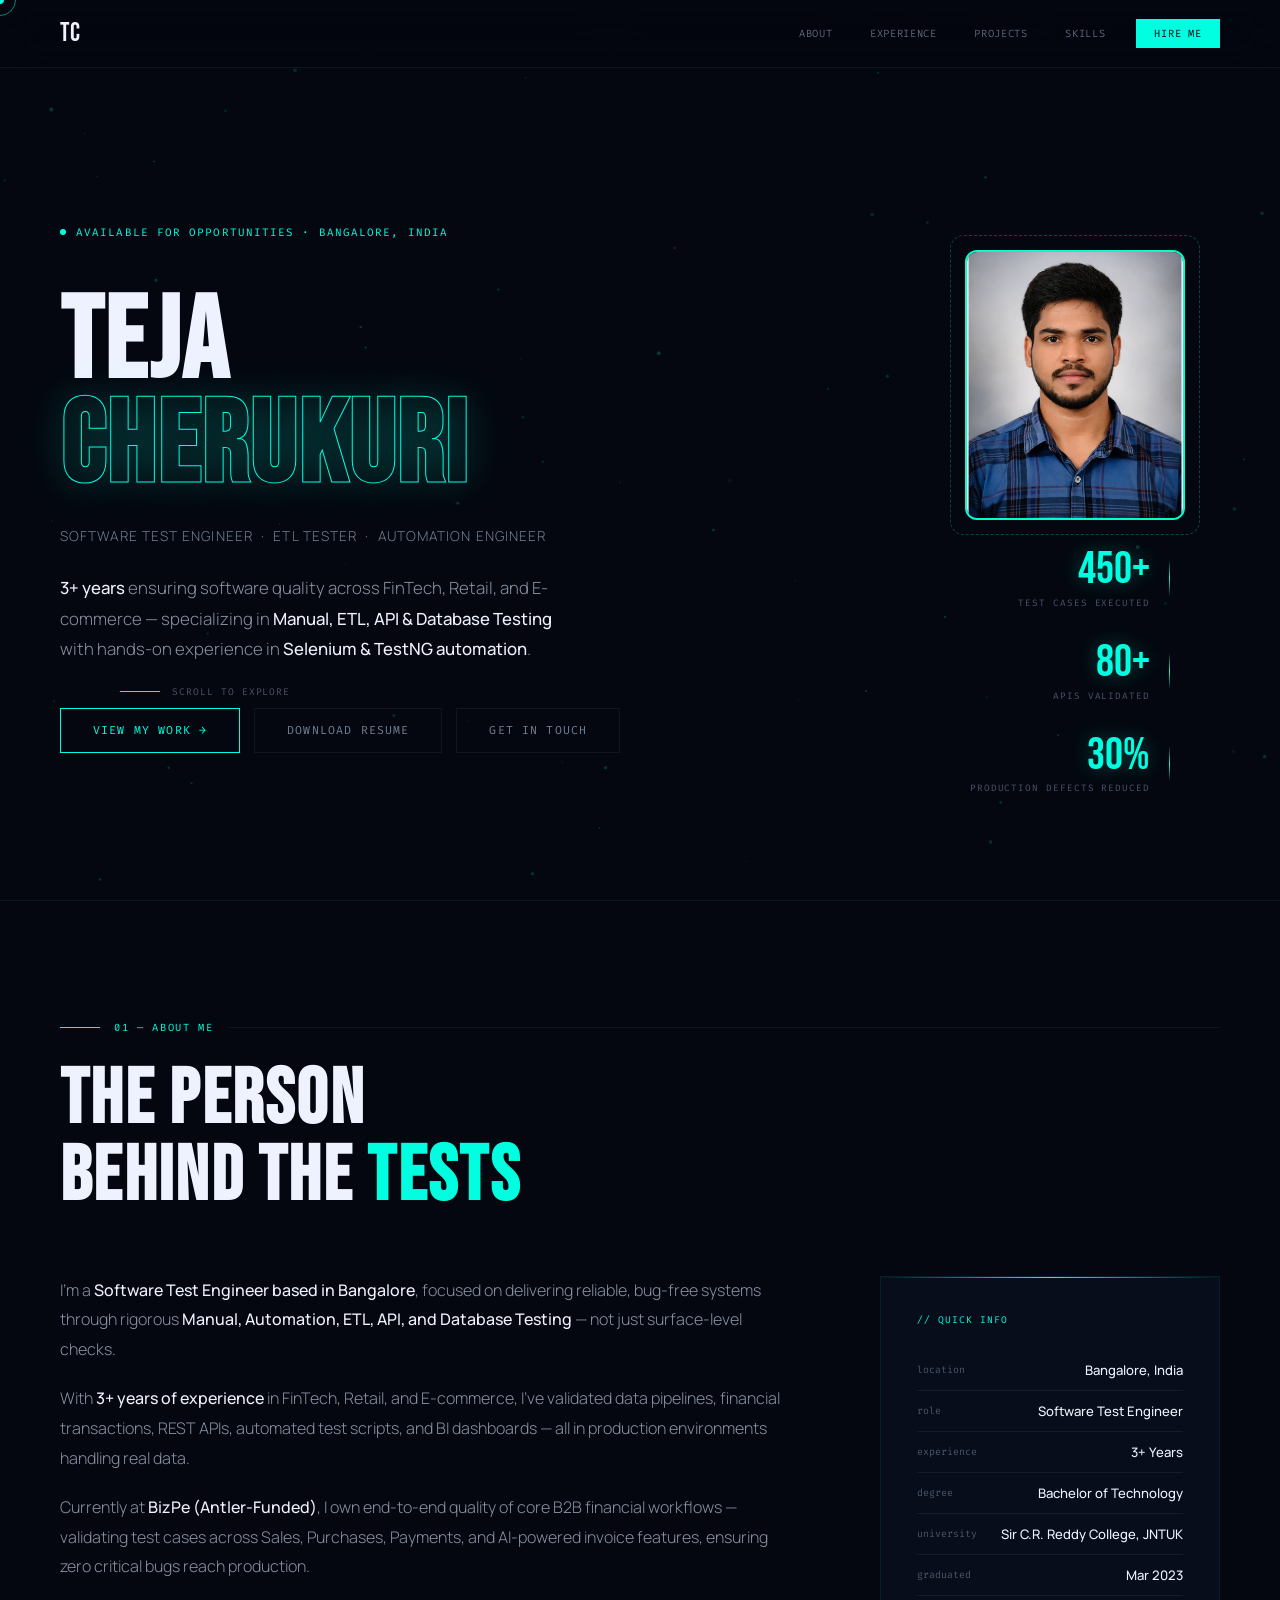
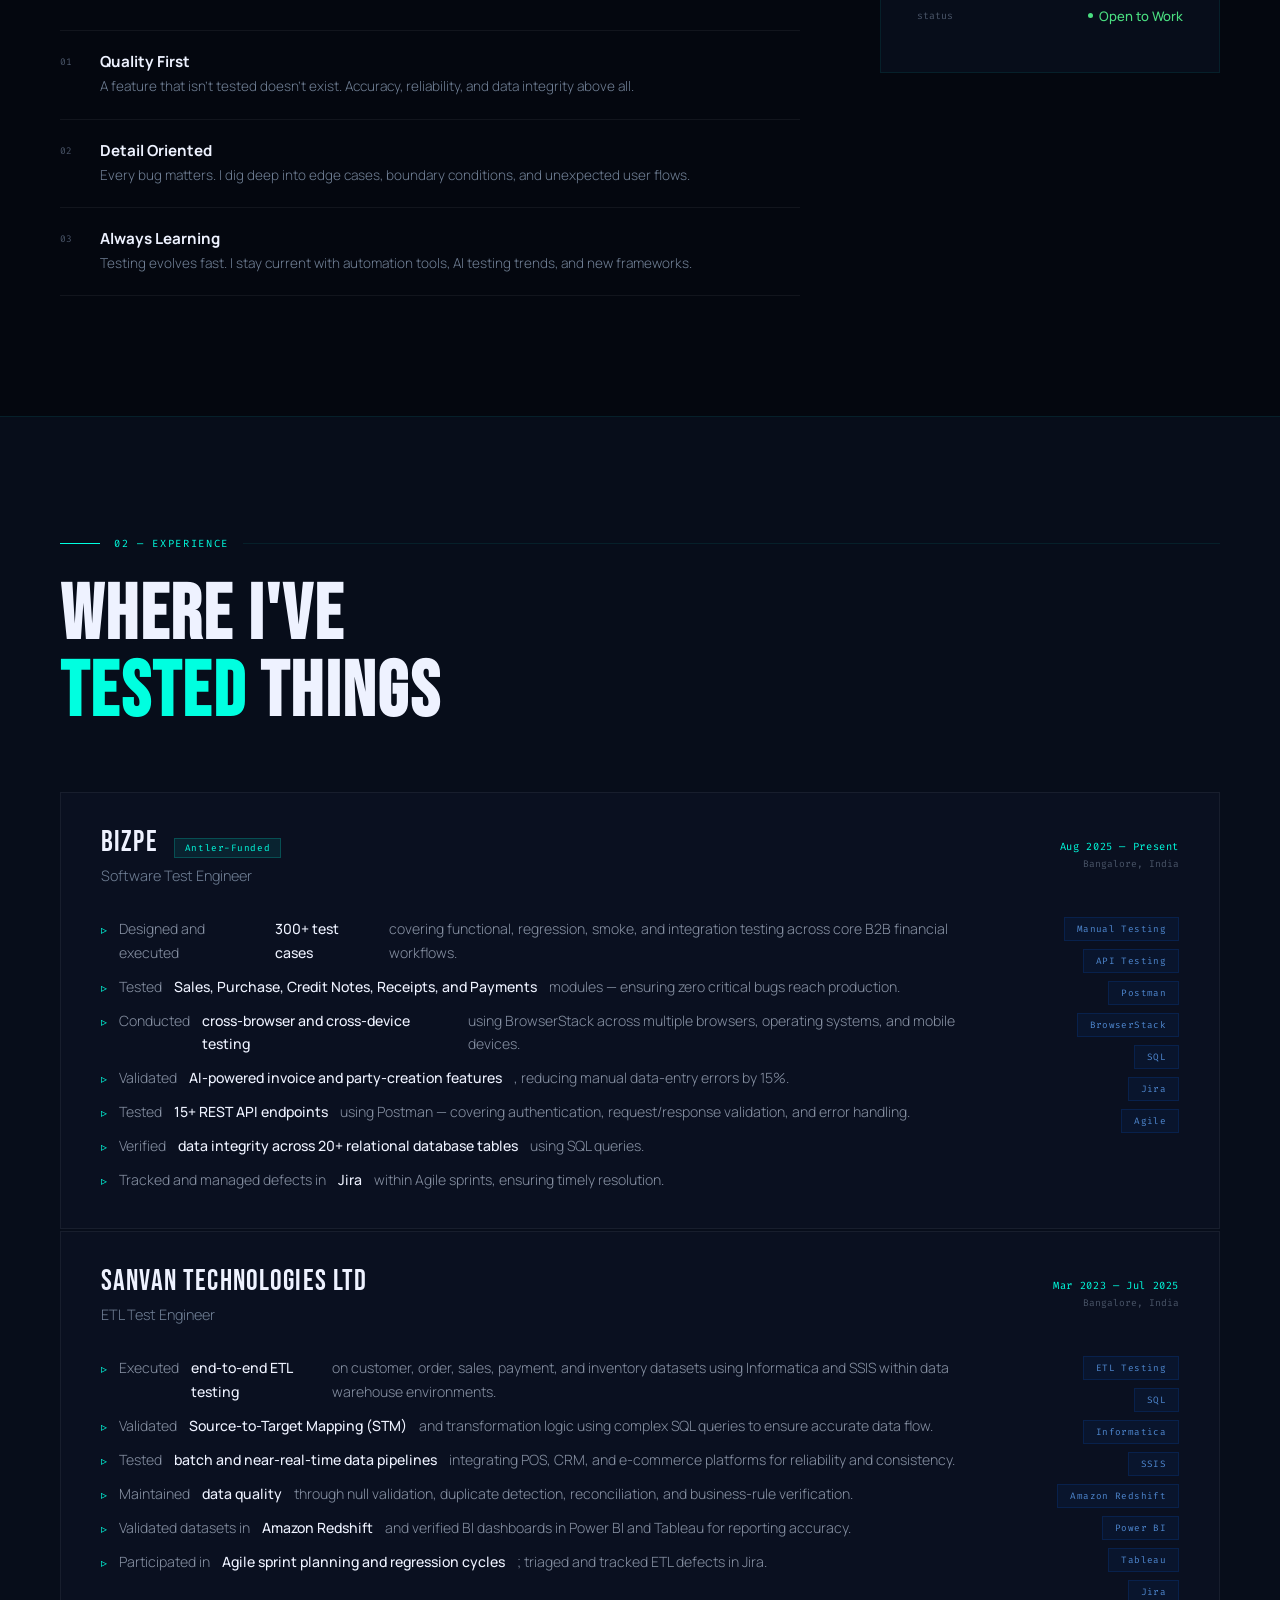
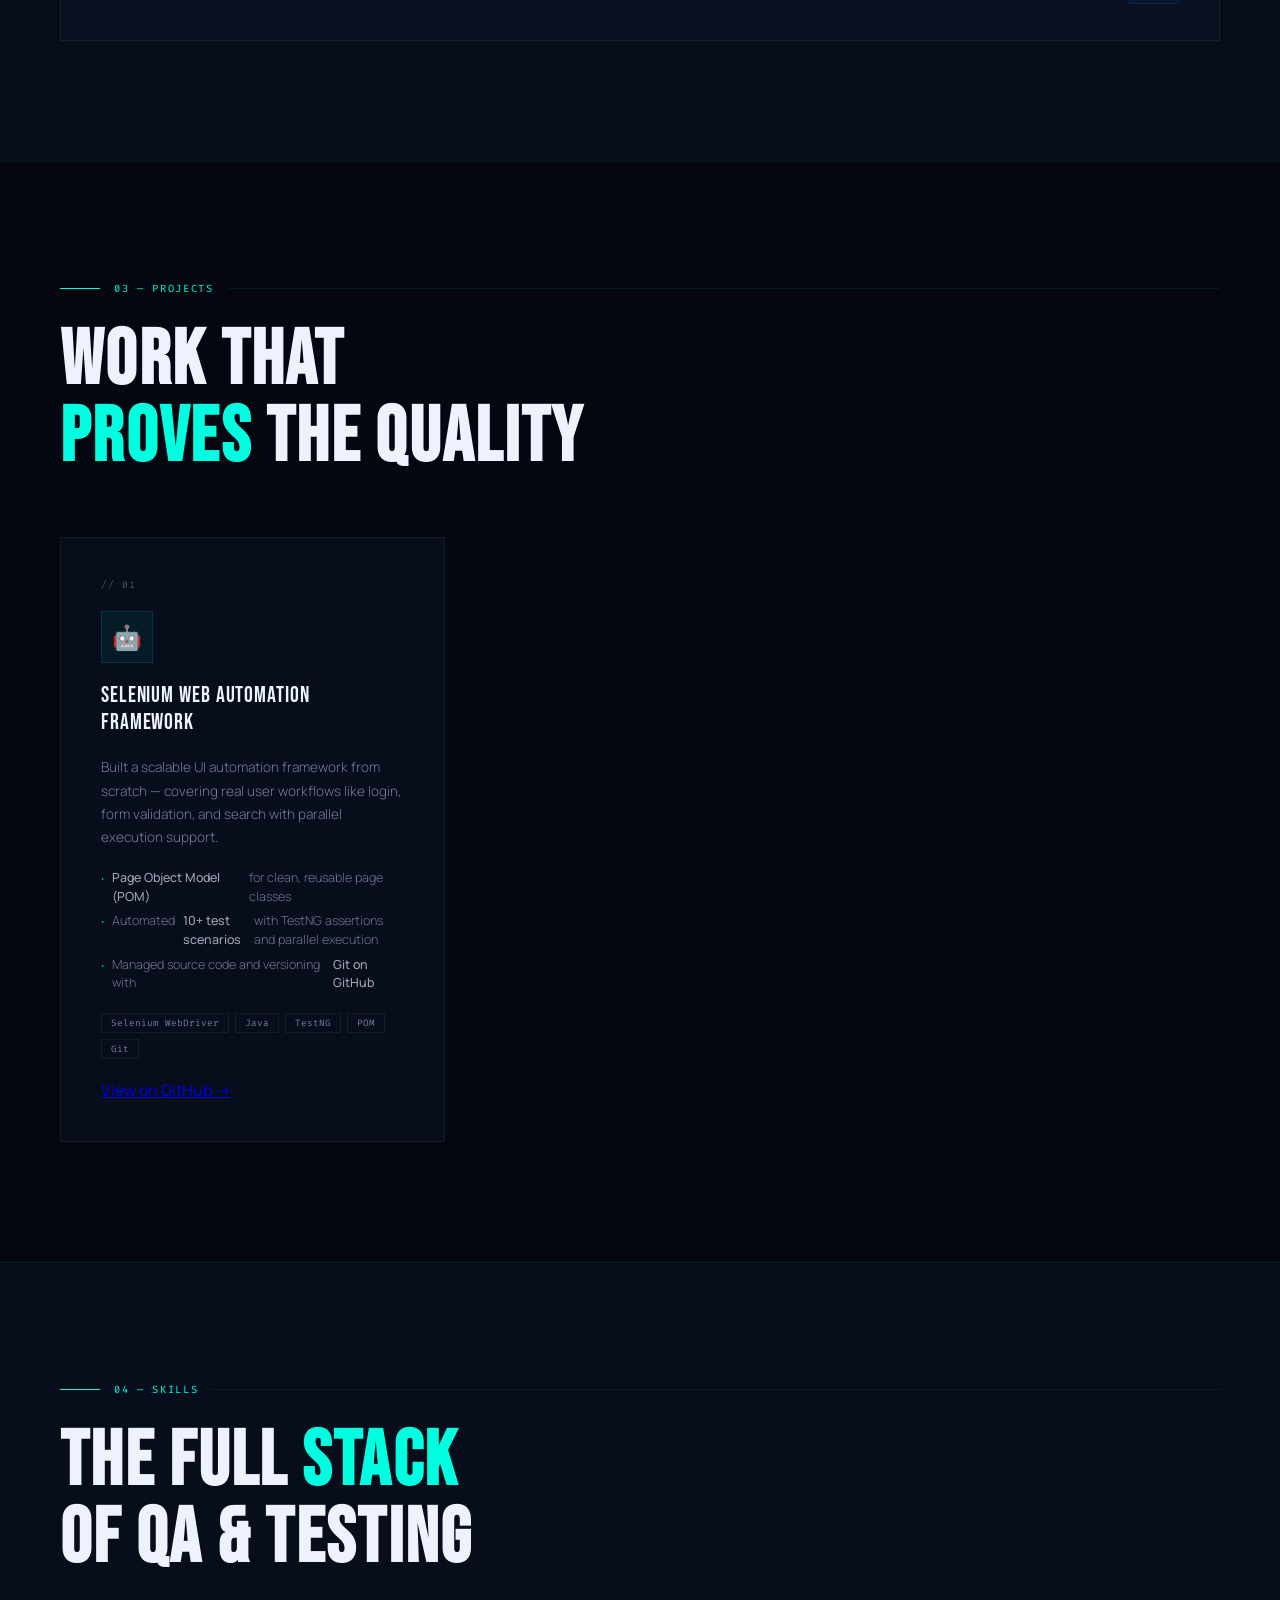
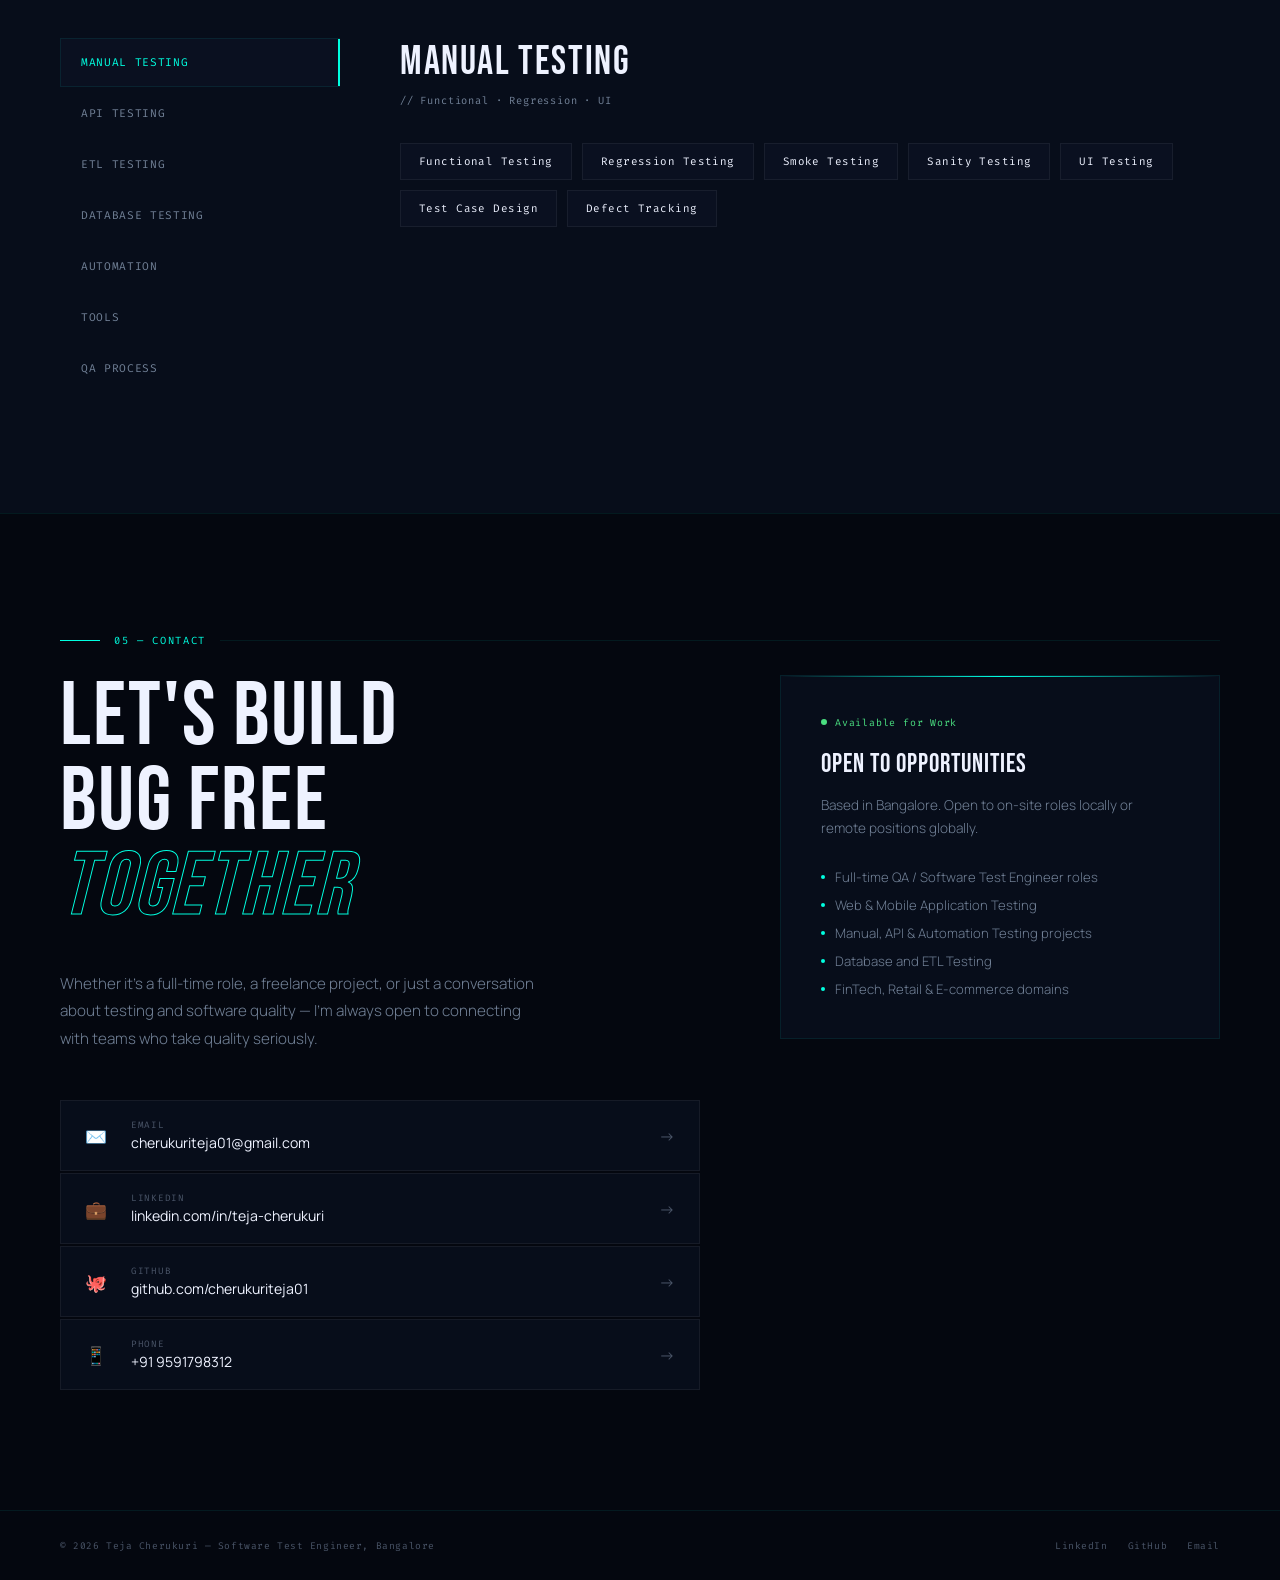
<file: index.html>
<!DOCTYPE html>
<html lang="en">
<head>
<meta charset="UTF-8"/>
<meta name="viewport" content="width=device-width, initial-scale=1.0"/>
<title>Teja CHERUKURI — SOFTWARE TEST ENGINERR/QA ENGINEER</title>
<link rel="preconnect" href="https://fonts.googleapis.com">
<link href="https://fonts.googleapis.com/css2?family=Bebas+Neue&family=Manrope:wght@300;400;500;600;700;800&family=Fira+Code:wght@300;400&display=swap" rel="stylesheet">
<head>
  <!-- your other head tags -->
  <link rel="stylesheet" href="port.css">
</head>
<style>
*,*::before,*::after{margin:0;padding:0;box-sizing:border-box;}
:root{
  --bg:#04070f;
  --bg1:#070d1a;
  --bg2:#0a1020;
  --glow:#00ffe0;
  --glow2:#0066ff;
  --red:#ff3366;
  --text:#eef2ff;
  --muted:#4a5568;
  --muted2:#718096;
  --border:rgba(0,255,224,0.08);
  --border2:rgba(255,255,255,0.06);
  --ff-head:'Bebas Neue',sans-serif;
  --ff-body:'Manrope',sans-serif;
  --ff-code:'Fira Code',monospace;
}
html{scroll-behavior:smooth;scroll-snap-type:y proximity;}
body{background:var(--bg);color:var(--text);font-family:var(--ff-body);overflow-x:hidden;cursor:none;}

/* ── CURSOR ── */
#cur{position:fixed;width:8px;height:8px;background:var(--glow);border-radius:50%;pointer-events:none;z-index:9999;transform:translate(-50%,-50%);transition:width .2s,height .2s,background .2s;mix-blend-mode:screen;}
#cur-ring{position:fixed;width:32px;height:32px;border:1px solid rgba(0,255,224,0.5);border-radius:50%;pointer-events:none;z-index:9998;transform:translate(-50%,-50%);transition:width .3s,height .3s;}
body:has(a:hover) #cur{width:16px;height:16px;background:#fff;}
body:has(a:hover) #cur-ring{width:48px;height:48px;}

/* ── CANVAS ── */
#bg-canvas{position:fixed;inset:0;z-index:0;opacity:.5;}

/* ── NAV ── */
nav{position:fixed;top:0;left:0;right:0;z-index:100;height:68px;display:flex;align-items:center;justify-content:space-between;padding:0 60px;border-bottom:1px solid var(--border);background:rgba(4,7,15,0.85);backdrop-filter:blur(20px);}
.logo{font-family:var(--ff-head);font-size:1.6rem;letter-spacing:.05em;color:var(--text);text-decoration:none;position:relative;}
.logo::after{content:'';position:absolute;bottom:0;left:0;width:0;height:2px;background:var(--glow);transition:width .4s ease;}
.logo:hover::after{width:100%;}
.nav-r{display:flex;align-items:center;gap:8px;}
.nav-btn{font-family:var(--ff-code);font-size:.65rem;font-weight:300;color:var(--muted2);text-decoration:none;padding:6px 14px;border:1px solid transparent;border-radius:2px;letter-spacing:.06em;text-transform:uppercase;transition:all .2s;background:none;cursor:none;}
.nav-btn:hover,.nav-btn.active{color:var(--glow);border-color:var(--border);background:rgba(0,255,224,0.04);}
.nav-hire{font-family:var(--ff-code);font-size:.65rem;color:var(--bg);background:var(--glow);padding:8px 18px;border:none;cursor:none;letter-spacing:.08em;text-transform:uppercase;text-decoration:none;margin-left:8px;transition:box-shadow .2s,transform .2s;}
.nav-hire:hover{box-shadow:0 0 20px rgba(0,255,224,.4);transform:translateY(-1px);}

/* ── SECTIONS ── */
section{position:relative;z-index:1;}

/* ── HERO ── */
#hero{min-height:100vh;display:flex;flex-direction:column;justify-content:center;padding:68px 60px 0;overflow:visible;}
.hero-inner{position:relative;z-index:2;}

.hero-tag{display:inline-flex;align-items:center;gap:10px;font-family:var(--ff-code);font-size:.68rem;color:var(--glow);letter-spacing:.1em;text-transform:uppercase;margin-bottom:32px;opacity:0;animation:fadeUp .8s .2s ease forwards;}
.hero-tag-dot{width:6px;height:6px;background:var(--glow);border-radius:50%;animation:pulse 2s ease infinite;}
@keyframes pulse{0%,100%{box-shadow:0 0 0 0 rgba(0,255,224,.4)}50%{box-shadow:0 0 0 8px rgba(0,255,224,0)}}

.hero-name{font-family:var(--ff-head);font-size:clamp(3.5rem,9vw,8rem);line-height:.9;letter-spacing:.02em;margin-bottom:8px;opacity:0;animation:fadeUp .8s .3s ease forwards;}
.hero-name-accent{color:transparent;-webkit-text-stroke:1px var(--glow);text-shadow:0 0 40px rgba(0,255,224,.2);}

.hero-subtitle{font-family:var(--ff-body);font-size:clamp(0.6rem,1.2vw,0.85rem);font-weight:300;color:var(--muted2);letter-spacing:.08em;text-transform:uppercase;margin-bottom:8px;opacity:0;animation:fadeUp .8s .4s ease forwards;}

.hero-desc{max-width:520px;font-size:1.05rem;font-weight:300;line-height:1.8;color:#8892a4;margin-bottom:24px;opacity:0;animation:fadeUp .8s .5s ease forwards;}
.hero-desc strong{color:var(--text);font-weight:500;}

.hero-btns{display:flex;gap:14px;opacity:0;animation:fadeUp .8s .6s ease forwards;}
.btn-glow{display:inline-flex;align-items:center;gap:8px;padding:14px 32px;background:transparent;color:var(--glow);font-family:var(--ff-code);font-size:.72rem;letter-spacing:.1em;text-transform:uppercase;border:1px solid var(--glow);text-decoration:none;cursor:none;position:relative;overflow:hidden;transition:color .3s;}
.btn-glow::before{content:'';position:absolute;inset:0;background:var(--glow);transform:translateX(-101%);transition:transform .3s ease;}
.btn-glow:hover{color:var(--bg);}
.btn-glow:hover::before{transform:translateX(0);}
.btn-glow span{position:relative;z-index:1;}
.btn-ghost{display:inline-flex;align-items:center;gap:8px;padding:14px 32px;background:transparent;color:var(--muted2);font-family:var(--ff-code);font-size:.72rem;letter-spacing:.1em;text-transform:uppercase;border:1px solid var(--border2);text-decoration:none;cursor:none;transition:border-color .2s,color .2s;}
.btn-ghost:hover{border-color:rgba(255,255,255,.2);color:var(--text);}

.hero-stats{position:absolute;right:50px;top:220px;display:flex;flex-direction:column;gap:32px;opacity:0;animation:fadeUp .8s .7s ease forwards;}
.hstat{text-align:right;position:relative;padding-right:20px;}
.hstat::after{content:'';position:absolute;right:0;top:50%;height:60%;width:1px;background:linear-gradient(to bottom,transparent,var(--glow),transparent);transform:translateY(-50%);}
.hstat-n{font-family:var(--ff-head);font-size:2.8rem;color:var(--glow);line-height:1;text-shadow:0 0 20px rgba(0,255,224,.3);}
.hstat-l{font-family:var(--ff-code);font-size:.58rem;color:var(--muted);letter-spacing:.1em;text-transform:uppercase;margin-top:4px;}

.hero-scroll{position:absolute;bottom:55px;left:60px;display:flex;align-items:center;gap:12px;font-family:var(--ff-code);font-size:.6rem;color:var(--muted);letter-spacing:.1em;text-transform:uppercase;opacity:0;animation:fadeUp .8s .8s ease forwards;}
.scroll-track{width:40px;height:1px;background:var(--muted);overflow:hidden;position:relative;}
.scroll-track::after{content:'';position:absolute;left:0;top:0;width:100%;height:100%;background:var(--glow);animation:scrollLine 2s ease infinite;}
@keyframes scrollLine{0%{transform:translateX(-100%)}100%{transform:translateX(100%)}}

/* ── ABOUT ── */
#about{padding:120px 60px;border-top:1px solid var(--border);}
.section-label{font-family:var(--ff-code);font-size:.65rem;color:var(--glow);letter-spacing:.16em;text-transform:uppercase;display:flex;align-items:center;gap:14px;margin-bottom:28px;}
.section-label::before{content:'';width:40px;height:1px;background:var(--glow);}
.section-label::after{content:'';flex:1;height:1px;background:var(--border);}
.section-h{font-family:var(--ff-head);font-size:clamp(3rem,6vw,5.5rem);line-height:1;letter-spacing:.03em;margin-bottom:60px;}
.section-h em{color:var(--glow);font-style:normal;}

.about-grid{display:grid;grid-template-columns:1fr 340px;gap:80px;}
.about-text p{font-size:1rem;font-weight:300;color:#8892a4;line-height:1.85;margin-bottom:20px;}
.about-text p strong{color:var(--text);font-weight:500;}

.about-values{display:flex;flex-direction:column;gap:1px;margin-top:48px;}
.aval{padding:20px 0;border-top:1px solid var(--border2);display:flex;gap:20px;align-items:flex-start;transition:padding-left .3s;}
.aval:hover{padding-left:8px;}
.aval:last-child{border-bottom:1px solid var(--border2);}
.aval-n{font-family:var(--ff-code);font-size:.6rem;color:var(--muted);margin-top:4px;width:20px;flex-shrink:0;}
.aval-t{font-weight:700;font-size:.95rem;margin-bottom:4px;}
.aval-d{font-size:.85rem;font-weight:300;color:var(--muted2);line-height:1.6;}

.about-card{background:var(--bg1);border:1px solid var(--border);padding:36px;height:fit-content;position:relative;overflow:hidden;}
.about-card::before{content:'';position:absolute;top:0;left:0;right:0;height:1px;background:linear-gradient(90deg,transparent,var(--glow),transparent);}
.card-title{font-family:var(--ff-code);font-size:.6rem;color:var(--glow);letter-spacing:.1em;text-transform:uppercase;margin-bottom:24px;}
.info-row{display:flex;justify-content:space-between;align-items:center;padding:11px 0;border-bottom:1px solid var(--border2);}
.info-row:last-child{border-bottom:none;}
.ik{font-family:var(--ff-code);font-size:.62rem;color:var(--muted);}
.iv{font-size:.82rem;font-weight:500;color:var(--text);}
.live{color:#4ade80;display:flex;align-items:center;gap:6px;}
.live::before{content:'';width:5px;height:5px;background:#4ade80;border-radius:50%;animation:pulse 2s ease infinite;}

/* ── EXPERIENCE ── */
#experience{padding:120px 60px;border-top:1px solid var(--border);background:var(--bg1);}
.exp-items{display:flex;flex-direction:column;gap:2px;}
.exp-card{background:var(--bg2);border:1px solid var(--border2);overflow:hidden;transition:border-color .3s;}
.exp-card:hover{border-color:rgba(0,255,224,.2);}
.exp-head{padding:32px 40px;display:grid;grid-template-columns:1fr auto;gap:24px;align-items:center;cursor:none;}
.exp-head-l{}
.exp-co{font-family:var(--ff-head);font-size:1.8rem;letter-spacing:.04em;margin-bottom:6px;}
.exp-role-title{font-size:.9rem;font-weight:300;color:var(--muted2);}
.exp-badge{display:inline-block;padding:3px 10px;background:rgba(0,255,224,.08);border:1px solid rgba(0,255,224,.2);font-family:var(--ff-code);font-size:.58rem;color:var(--glow);letter-spacing:.06em;margin-left:10px;}
.exp-head-r{text-align:right;}
.exp-period{font-family:var(--ff-code);font-size:.65rem;color:var(--glow);letter-spacing:.06em;margin-bottom:4px;}
.exp-loc{font-family:var(--ff-code);font-size:.6rem;color:var(--muted);}
.exp-body{padding:0 40px 36px;display:grid;grid-template-columns:1fr auto;gap:40px;}
.exp-bullets{list-style:none;display:flex;flex-direction:column;gap:10px;}
.exp-bullets li{font-size:.88rem;font-weight:300;color:#8892a4;line-height:1.7;display:flex;gap:12px;}
.exp-bullets li::before{content:'▹';color:var(--glow);flex-shrink:0;font-size:.75rem;margin-top:3px;}
.exp-bullets li strong{color:var(--text);font-weight:500;}
.exp-tags{display:flex;flex-direction:column;gap:8px;align-items:flex-end;min-width:140px;}
.etag{padding:5px 12px;background:rgba(0,102,255,.06);border:1px solid rgba(0,102,255,.15);font-family:var(--ff-code);font-size:.58rem;color:rgba(96,165,250,.8);letter-spacing:.04em;white-space:nowrap;}

/* ── PROJECTS ── */
#projects{padding:120px 60px;border-top:1px solid var(--border);}
.projects-grid{display:grid;grid-template-columns:repeat(3,1fr);gap:2px;}
.proj-card{background:var(--bg1);border:1px solid var(--border2);padding:40px;display:flex;flex-direction:column;gap:20px;position:relative;overflow:hidden;transition:border-color .3s,transform .3s;}
.proj-card::after{content:'';position:absolute;inset:0;background:linear-gradient(135deg,rgba(0,255,224,.03),transparent);opacity:0;transition:opacity .3s;}
.proj-card:hover{border-color:rgba(0,255,224,.25);transform:translateY(-4px);}
.proj-card:hover::after{opacity:1;}
.proj-num{font-family:var(--ff-code);font-size:.6rem;color:var(--muted);letter-spacing:.1em;}
.proj-icon-wrap{width:52px;height:52px;background:rgba(0,255,224,.06);border:1px solid rgba(0,255,224,.12);display:flex;align-items:center;justify-content:center;font-size:1.5rem;}
.proj-title{font-family:var(--ff-head);font-size:1.4rem;letter-spacing:.04em;line-height:1.2;}
.proj-desc{font-size:.85rem;font-weight:300;color:var(--muted2);line-height:1.7;flex:1;}
.proj-highlights{display:flex;flex-direction:column;gap:6px;}
.ph{font-size:.78rem;font-weight:300;color:#6b7a8f;line-height:1.5;display:flex;gap:8px;}
.ph::before{content:'·';color:var(--glow);font-size:1rem;line-height:1.2;flex-shrink:0;}
.ph strong{color:#9aa5b4;font-weight:500;}
.proj-stack{display:flex;flex-wrap:wrap;gap:6px;margin-top:auto;}
.ps{padding:3px 9px;border:1px solid var(--border2);font-family:var(--ff-code);font-size:.58rem;color:var(--muted2);}

/* ── SKILLS ── */
#skills{padding:120px 60px;border-top:1px solid var(--border);background:var(--bg1);}
.skills-layout{display:grid;grid-template-columns:280px 1fr;gap:60px;}
.skills-nav{display:flex;flex-direction:column;gap:2px;}
.skill-tab{padding:16px 20px;background:transparent;border:1px solid transparent;font-family:var(--ff-code);font-size:.7rem;color:var(--muted2);letter-spacing:.06em;text-transform:uppercase;cursor:none;text-align:left;transition:all .2s;position:relative;}
.skill-tab.active,.skill-tab:hover{background:var(--bg2);border-color:var(--border);color:var(--glow);}
.skill-tab.active::after{content:'';position:absolute;right:-1px;top:0;bottom:0;width:2px;background:var(--glow);}
.skill-panel{display:none;}
.skill-panel.active{display:block;}
.skill-panel-title{font-family:var(--ff-head);font-size:2.5rem;letter-spacing:.04em;margin-bottom:8px;}
.skill-panel-sub{font-family:var(--ff-code);font-size:.65rem;color:var(--muted2);letter-spacing:.08em;margin-bottom:36px;}
.skill-pills{display:flex;flex-wrap:wrap;gap:10px;}
.spill{padding:10px 18px;background:var(--bg2);border:1px solid var(--border2);font-family:var(--ff-code);font-size:.68rem;color:var(--text);letter-spacing:.04em;cursor:none;transition:all .2s;}
.spill:hover{border-color:var(--glow);color:var(--glow);background:rgba(0,255,224,.04);transform:translateY(-2px);box-shadow:0 4px 16px rgba(0,255,224,.1);}

/* ── CONTACT ── */
#contact{padding:120px 60px;border-top:1px solid var(--border);}
.contact-wrap{display:grid;grid-template-columns:1fr 440px;gap:80px;}
.contact-big{font-family:var(--ff-head);font-size:clamp(3rem,7vw,6.5rem);line-height:.95;letter-spacing:.02em;margin-bottom:40px;}
.contact-big em{color:transparent;-webkit-text-stroke:1px var(--glow);}
.contact-p{font-size:.95rem;font-weight:300;color:var(--muted2);line-height:1.8;max-width:480px;margin-bottom:48px;}
.clinks{display:flex;flex-direction:column;gap:2px;}
.clink{display:flex;align-items:center;gap:16px;padding:18px 24px;background:var(--bg1);border:1px solid var(--border2);text-decoration:none;color:var(--text);transition:border-color .2s,transform .2s;position:relative;overflow:hidden;}
.clink::before{content:'';position:absolute;left:0;top:0;bottom:0;width:2px;background:var(--glow);transform:scaleY(0);transition:transform .2s;}
.clink:hover{border-color:rgba(0,255,224,.2);transform:translateX(6px);}
.clink:hover::before{transform:scaleY(1);}
.clink-ico{font-size:1.1rem;width:30px;}
.clink-info{flex:1;}
.clink-lbl{font-family:var(--ff-code);font-size:.58rem;color:var(--muted);letter-spacing:.08em;text-transform:uppercase;margin-bottom:2px;}
.clink-val{font-size:.88rem;font-weight:400;}
.clink-arr{color:var(--muted);transition:transform .2s,color .2s;}
.clink:hover .clink-arr{transform:translateX(4px);color:var(--glow);}

.avail-box{background:var(--bg1);border:1px solid var(--border);padding:40px;position:relative;overflow:hidden;height:fit-content;}
.avail-box::before{content:'';position:absolute;top:0;left:0;right:0;height:1px;background:linear-gradient(90deg,transparent,var(--glow),transparent);}
.avail-status{display:flex;align-items:center;gap:8px;font-family:var(--ff-code);font-size:.62rem;color:#4ade80;letter-spacing:.08em;margin-bottom:20px;}
.avail-dot{width:6px;height:6px;background:#4ade80;border-radius:50%;animation:pulse2 1.5s ease infinite;}
@keyframes pulse2{0%,100%{opacity:1;box-shadow:0 0 0 0 rgba(74,222,128,.4)}50%{opacity:.7;box-shadow:0 0 0 6px rgba(74,222,128,0)}}
.avail-title{font-family:var(--ff-head);font-size:1.6rem;letter-spacing:.04em;margin-bottom:14px;}
.avail-desc{font-size:.85rem;font-weight:300;color:var(--muted2);line-height:1.7;margin-bottom:28px;}
.avail-list{list-style:none;display:flex;flex-direction:column;gap:10px;}
.avail-list li{font-size:.82rem;font-weight:300;color:var(--muted2);display:flex;align-items:center;gap:10px;}
.avail-list li::before{content:'';width:4px;height:4px;background:var(--glow);border-radius:50%;flex-shrink:0;}

/* ── FOOTER ── */
footer{padding:28px 60px;border-top:1px solid var(--border);display:flex;align-items:center;justify-content:space-between;background:var(--bg);}
.foot-l{font-family:var(--ff-code);font-size:.6rem;color:var(--muted);letter-spacing:.06em;}
.foot-r{display:flex;gap:20px;}
.foot-r a{font-family:var(--ff-code);font-size:.6rem;color:var(--muted);text-decoration:none;letter-spacing:.06em;transition:color .2s;}
.foot-r a:hover{color:var(--glow);}

/* ── SCROLL ANIMATIONS ── */
.reveal{opacity:0;transform:translateY(36px);transition:opacity .7s ease,transform .7s ease;}
.reveal.visible{opacity:1;transform:none;}
.reveal-delay-1{transition-delay:.1s;}
.reveal-delay-2{transition-delay:.2s;}
.reveal-delay-3{transition-delay:.3s;}

/* ── ANIMATIONS ── */
@keyframes fadeUp{from{opacity:0;transform:translateY(24px)}to{opacity:1;transform:none}}

/* ── RESPONSIVE ── */
@media(max-width:900px){
  nav{padding:0 20px;}
  .nav-r .nav-btn{display:none;}
  #hero{padding:68px 20px 0;}
  .hero-stats{display:none;}
  .hero-scroll{left:20px;}
  #about,#experience,#projects,#skills,#contact{padding:80px 20px;}
  .about-grid,.contact-wrap{grid-template-columns:1fr;}
  .projects-grid{grid-template-columns:1fr;}
  .skills-layout{grid-template-columns:1fr;}
  .skills-nav{flex-direction:row;flex-wrap:wrap;}
  footer{padding:20px;}
  .exp-body{grid-template-columns:1fr;}
  .exp-tags{flex-direction:row;flex-wrap:wrap;align-items:flex-start;}
}
</style>
</head>
<body>

<div id="cur"></div>
<div id="cur-ring"></div>
<canvas id="bg-canvas"></canvas>

<!-- NAV -->
<nav>
  <a href="#hero" class="logo">TC</a>
  <div class="nav-r">
    <a href="#about" class="nav-btn">About</a>
    <a href="#experience" class="nav-btn">Experience</a>
    <a href="#projects" class="nav-btn">Projects</a>
    <a href="#skills" class="nav-btn">Skills</a>
    <a href="#contact" class="nav-hire">Hire Me</a>
  </div>
</nav>

<!-- HERO -->
<section id="hero">
  <div class="hero-inner">
    <div class="hero-content">

      <!-- LEFT: Text -->
      <div class="hero-text">
        <div class="hero-tag"><span class="hero-tag-dot"></span>Available for opportunities · Bangalore, India</div>
        <h1 class="hero-name">TEJA<br><span class="hero-name-accent">CHERUKURI</span></h1>
        <p class="hero-subtitle">SOFTWARE TEST ENGINEER &nbsp;·&nbsp; ETL TESTER &nbsp;·&nbsp; AUTOMATION ENGINEER</p>
        <p class="hero-desc">
  <strong>3+ years</strong> ensuring software quality across FinTech, Retail, and E-commerce —
  specializing in <strong>Manual, ETL, API & Database Testing</strong> with hands-on experience in
  <strong>Selenium & TestNG automation</strong>.
</p>
       <div class="hero-btns">
  <a href="#projects" class="btn-glow"><span>View My Work →</span></a>
  <a href="https://drive.google.com/file/d/1W6IyA1UPdLqdchEweBRmph0Em9Cg4qri/view?usp=sharing" target="_blank" class="btn-ghost">Download Resume</a>
  <a href="#contact" class="btn-ghost">Get In Touch</a>
</div>
      </div>

      <!-- RIGHT: Circular photo + floating tags like Sanket -->
      <div class="hero-photo-wrap">
        <div class="hero-photo-ring-outer"></div>
        <img src="assets/Profilepic teja.png" alt="Teja Cherukuri" class="hero-photo" />
        
      </div>

    </div>

    <!-- BOTTOM: Stats -->
    <div class="hero-stats">
  <div class="hstat"><div class="hstat-n">450+</div><div class="hstat-l">Test Cases Executed</div></div>
  <div class="hstat"><div class="hstat-n">80+</div><div class="hstat-l">APIs Validated</div></div>
  <div class="hstat"><div class="hstat-n">30%</div><div class="hstat-l">Production Defects Reduced</div></div>
</div>
    <div class="hero-scroll"><div class="scroll-track"></div>Scroll to explore</div>

  </div>
</section>

<!-- ABOUT -->
<section id="about">
  <div class="section-label reveal">01 &mdash; About Me</div>
  <h2 class="section-h reveal reveal-delay-1">The person<br>behind the <em>tests</em></h2>
  <div class="about-grid">
    <div class="about-text reveal reveal-delay-2">
      <p>I'm a <strong>Software Test Engineer based in Bangalore</strong>, focused on delivering reliable, bug-free systems through rigorous <strong>Manual, Automation, ETL, API, and Database Testing</strong> — not just surface-level checks.</p>
      <p>With <strong>3+ years of experience</strong> in FinTech, Retail, and E-commerce, I've validated data pipelines, financial transactions, REST APIs, automated test scripts, and BI dashboards — all in production environments handling real data.</p>
      <p>Currently at <strong>BizPe (Antler-Funded)</strong>, I own end-to-end quality of core B2B financial workflows — validating test cases across Sales, Purchases, Payments, and AI-powered invoice features, ensuring zero critical bugs reach production.</p>
      <div class="about-values">
        <div class="aval"><span class="aval-n">01</span><div><div class="aval-t">Quality First</div><div class="aval-d">A feature that isn't tested doesn't exist. Accuracy, reliability, and data integrity above all.</div></div></div>
        <div class="aval"><span class="aval-n">02</span><div><div class="aval-t">Detail Oriented</div><div class="aval-d">Every bug matters. I dig deep into edge cases, boundary conditions, and unexpected user flows.</div></div></div>
        <div class="aval"><span class="aval-n">03</span><div><div class="aval-t">Always Learning</div><div class="aval-d">Testing evolves fast. I stay current with automation tools, AI testing trends, and new frameworks.</div></div></div>
      </div>
    </div>
    <div class="about-card reveal reveal-delay-3">
      <div class="card-title">// Quick Info</div>
      <div class="info-row"><span class="ik">location</span><span class="iv">Bangalore, India</span></div>
      <div class="info-row"><span class="ik">role</span><span class="iv">Software Test Engineer</span></div>
      <div class="info-row"><span class="ik">experience</span><span class="iv">3+ Years</span></div>
      <div class="info-row"><span class="ik">degree</span><span class="iv">Bachelor of Technology</span></div>
      <div class="info-row"><span class="ik">university</span><span class="iv">Sir C.R. Reddy College, JNTUK</span></div>
      <div class="info-row"><span class="ik">graduated</span><span class="iv">Mar 2023</span></div>
      <div class="info-row"><span class="ik">status</span><span class="iv live">Open to Work</span></div>
    </div>
  </div>
</section>

<!-- EXPERIENCE -->
<section id="experience">
  <div class="section-label reveal">02 &mdash; Experience</div>
  <h2 class="section-h reveal reveal-delay-1">Where I've<br><em>tested</em> things</h2>
  <div class="exp-items">

    <div class="exp-card reveal reveal-delay-2">
      <div class="exp-head">
        <div class="exp-head-l">
          <div class="exp-co">BIZPE <span class="exp-badge">Antler-Funded</span></div>
          <div class="exp-role-title">Software Test Engineer</div>
        </div>
        <div class="exp-head-r">
          <div class="exp-period">Aug 2025 — Present</div>
          <div class="exp-loc">Bangalore, India</div>
        </div>
      </div>
      <div class="exp-body">
        <ul class="exp-bullets">
          <li>Designed and executed <strong>300+ test cases</strong> covering functional, regression, smoke, and integration testing across core B2B financial workflows.</li>
          <li>Tested <strong>Sales, Purchase, Credit Notes, Receipts, and Payments</strong> modules — ensuring zero critical bugs reach production.</li>
          <li>Conducted <strong>cross-browser and cross-device testing</strong> using BrowserStack across multiple browsers, operating systems, and mobile devices.</li>
          <li>Validated <strong>AI-powered invoice and party-creation features</strong>, reducing manual data-entry errors by 15%.</li>
          <li>Tested <strong>15+ REST API endpoints</strong> using Postman — covering authentication, request/response validation, and error handling.</li>
          <li>Verified <strong>data integrity across 20+ relational database tables</strong> using SQL queries.</li>
          <li>Tracked and managed defects in <strong>Jira</strong> within Agile sprints, ensuring timely resolution.</li>
        </ul>
        <div class="exp-tags">
          <span class="etag">Manual Testing</span><span class="etag">API Testing</span><span class="etag">Postman</span>
          <span class="etag">BrowserStack</span><span class="etag">SQL</span><span class="etag">Jira</span><span class="etag">Agile</span>
        </div>
      </div>
    </div>

    <div class="exp-card reveal reveal-delay-3">
      <div class="exp-head">
        <div class="exp-head-l">
          <div class="exp-co">SANVAN TECHNOLOGIES LTD</div>
          <div class="exp-role-title">ETL Test Engineer</div>
        </div>
        <div class="exp-head-r">
          <div class="exp-period">Mar 2023 — Jul 2025</div>
          <div class="exp-loc">Bangalore, India</div>
        </div>
      </div>
      <div class="exp-body">
        <ul class="exp-bullets">
          <li>Executed <strong>end-to-end ETL testing</strong> on customer, order, sales, payment, and inventory datasets using Informatica and SSIS within data warehouse environments.</li>
          <li>Validated <strong>Source-to-Target Mapping (STM)</strong> and transformation logic using complex SQL queries to ensure accurate data flow.</li>
          <li>Tested <strong>batch and near-real-time data pipelines</strong> integrating POS, CRM, and e-commerce platforms for reliability and consistency.</li>
          <li>Maintained <strong>data quality</strong> through null validation, duplicate detection, reconciliation, and business-rule verification.</li>
          <li>Validated datasets in <strong>Amazon Redshift</strong> and verified BI dashboards in Power BI and Tableau for reporting accuracy.</li>
          <li>Participated in <strong>Agile sprint planning and regression cycles</strong>; triaged and tracked ETL defects in Jira.</li>
        </ul>
        <div class="exp-tags">
          <span class="etag">ETL Testing</span><span class="etag">SQL</span><span class="etag">Informatica</span>
          <span class="etag">SSIS</span><span class="etag">Amazon Redshift</span><span class="etag">Power BI</span><span class="etag">Tableau</span><span class="etag">Jira</span>
        </div>
      </div>
    </div>

  </div>
</section>

<!-- PROJECTS -->
<!-- PROJECTS -->
<section id="projects">
  <div class="section-label reveal">03 &mdash; Projects</div>
  <h2 class="section-h reveal reveal-delay-1">Work that<br><em>proves</em> the quality</h2>
  <div class="projects-grid">

    <div class="proj-card reveal reveal-delay-1">
      <div class="proj-num">// 01</div>
      <div class="proj-icon-wrap">🤖</div>
      <div class="proj-title">Selenium Web Automation Framework</div>
      <div class="proj-desc">Built a scalable UI automation framework from scratch — covering real user workflows like login, form validation, and search with parallel execution support.</div>
      <div class="proj-highlights">
        <div class="ph"><strong>Page Object Model (POM)</strong> for clean, reusable page classes</div>
        <div class="ph">Automated <strong>10+ test scenarios</strong> with TestNG assertions and parallel execution</div>
        <div class="ph">Managed source code and versioning with <strong>Git on GitHub</strong></div>
      </div>
      <div class="proj-stack">
        <span class="ps">Selenium WebDriver</span>
        <span class="ps">Java</span>
        <span class="ps">TestNG</span>
        <span class="ps">POM</span>
        <span class="ps">Git</span>
      </div>
      <div class="proj-links">
        <a href="https://github.com/cherukuriteja01" target="_blank" class="proj-link">View on GitHub →</a>
      </div>
    </div>

  </div>
</section>

<!-<!-- SKILLS -->
<section id="skills">
  <div class="section-label reveal">04 &mdash; Skills</div>
  <h2 class="section-h reveal reveal-delay-1">The full <em>stack</em><br>of QA & Testing</h2>
  <div class="skills-layout reveal reveal-delay-2">
    
    <div class="skills-nav">
      <button class="skill-tab active" data-tab="manual">Manual Testing</button>
      <button class="skill-tab" data-tab="api">API Testing</button>
      <button class="skill-tab" data-tab="etl">ETL Testing</button>
      <button class="skill-tab" data-tab="db">Database Testing</button>
      <button class="skill-tab" data-tab="automation">Automation</button>
      <button class="skill-tab" data-tab="tools">Tools</button>
      <button class="skill-tab" data-tab="process">QA Process</button>
    </div>

    <div class="skills-content-area">

      <div class="skill-panel active" id="tab-manual">
        <div class="skill-panel-title">MANUAL TESTING</div>
        <div class="skill-panel-sub">// Functional · Regression · UI</div>
        <div class="skill-pills">
          <span class="spill">Functional Testing</span>
          <span class="spill">Regression Testing</span>
          <span class="spill">Smoke Testing</span>
          <span class="spill">Sanity Testing</span>
          <span class="spill">UI Testing</span>
          <span class="spill">Test Case Design</span>
          <span class="spill">Defect Tracking</span>
        </div>
      </div>

      <div class="skill-panel" id="tab-api">
        <div class="skill-panel-title">API TESTING</div>
        <div class="skill-panel-sub">// REST APIs · Validation</div>
        <div class="skill-pills">
          <span class="spill">REST API Testing</span>
          <span class="spill">Postman</span>
          <span class="spill">Request / Response Validation</span>
          <span class="spill">HTTP Status Codes</span>
          <span class="spill">JSON Validation</span>
        </div>
      </div>

      <div class="skill-panel" id="tab-etl">
        <div class="skill-panel-title">ETL TESTING</div>
        <div class="skill-panel-sub">// Data Validation · STM</div>
        <div class="skill-pills">
          <span class="spill">Source to Target Mapping</span>
          <span class="spill">Data Validation</span>
          <span class="spill">Data Transformation Testing</span>
          <span class="spill">Data Warehouse Testing</span>
          <span class="spill">ETL Pipeline Validation</span>
        </div>
      </div>

      <div class="skill-panel" id="tab-db">
        <div class="skill-panel-title">DATABASE TESTING</div>
        <div class="skill-panel-sub">// Queries · Data Integrity</div>
        <div class="skill-pills">
          <span class="spill">SQL</span>
          <span class="spill">Data Validation</span>
          <span class="spill">Joins</span>
          <span class="spill">Row Count Validation</span>
          <span class="spill">Data Integrity Checks</span>
        </div>
      </div>

      <div class="skill-panel" id="tab-automation">
        <div class="skill-panel-title">AUTOMATION TESTING</div>
        <div class="skill-panel-sub">// Test Automation</div>
        <div class="skill-pills">
          <span class="spill">Selenium</span>
          <span class="spill">TestNG</span>
          <span class="spill">Automation Framework Basics</span>
        </div>
      </div>

      <div class="skill-panel" id="tab-tools">
        <div class="skill-panel-title">TOOLS</div>
        <div class="skill-panel-sub">// QA tools</div>
        <div class="skill-pills">
          <span class="spill">JIRA</span>
          <span class="spill">Git</span>
          <span class="spill">Postman</span>
          <span class="spill">SQL Clients</span>
        </div>
      </div>

      <div class="skill-panel" id="tab-process">
        <div class="skill-panel-title">QA PROCESS</div>
        <div class="skill-panel-sub">// Testing lifecycle</div>
        <div class="skill-pills">
          <span class="spill">STLC</span>
          <span class="spill">SDLC</span>
          <span class="spill">Agile / Scrum</span>
          <span class="spill">Defect Lifecycle</span>
          <span class="spill">Test Planning</span>
        </div>
      </div>

    </div>
  </div>
</section>

<!-- CONTACT -->
<section id="contact">
  <div class="section-label reveal">05 &mdash; Contact</div>
  <div class="contact-wrap">
    <div class="reveal reveal-delay-1">
      <div class="contact-big">LET'S BUILD<br>BUG FREE<br><em>TOGETHER</em></div>
      <p class="contact-p">Whether it's a full-time role, a freelance project, or just a conversation about testing and software quality — I'm always open to connecting with teams who take quality seriously.</p>
      <div class="clinks">
        <a href="mailto:cherukuriteja01@gmail.com" class="clink">
          <span class="clink-ico">✉️</span>
          <div class="clink-info"><div class="clink-lbl">Email</div><div class="clink-val">cherukuriteja01@gmail.com</div></div>
          <span class="clink-arr">→</span>
        </a>
        <a href="https://www.linkedin.com/in/tejacherukuri01/" target="_blank" class="clink">
          <span class="clink-ico">💼</span>
          <div class="clink-info"><div class="clink-lbl">LinkedIn</div><div class="clink-val">linkedin.com/in/teja-cherukuri</div></div>
          <span class="clink-arr">→</span>
        </a>
        <a href="https://github.com/cherukuriteja01" target="_blank" class="clink">
          <span class="clink-ico">🐙</span>
          <div class="clink-info"><div class="clink-lbl">GitHub</div><div class="clink-val">github.com/cherukuriteja01</div></div>
          <span class="clink-arr">→</span>
        </a>
        <a href="tel:+919591798312" class="clink">
          <span class="clink-ico">📱</span>
          <div class="clink-info"><div class="clink-lbl">Phone</div><div class="clink-val">+91 9591798312</div></div>
          <span class="clink-arr">→</span>
        </a>
      </div>
    </div>
    <div class="reveal reveal-delay-2">
      <div class="avail-box">
        <div class="avail-status"><span class="avail-dot"></span>Available for Work</div>
        <div class="avail-title">Open to Opportunities</div>
        <div class="avail-desc">Based in Bangalore. Open to on-site roles locally or remote positions globally.</div>
        <ul class="avail-list">
          <li>Full-time QA / Software Test Engineer roles</li>
          <li>Web & Mobile Application Testing</li>
          <li>Manual, API & Automation Testing projects</li>
          <li>Database and ETL Testing</li>
           <li>FinTech, Retail & E-commerce domains</li>
        </ul>
      </div>
    </div>
  </div>
</section>

<footer>
  <span class="foot-l">© 2026 Teja Cherukuri — Software Test Engineer, Bangalore</span>
  <div class="foot-r">
    <a href="https://www.linkedin.com/in/tejacherukuri01/" target="_blank">LinkedIn</a>
    <a href="https://github.com/cherukuriteja01" target="_blank">GitHub</a>
    <a href="mailto:cherukuriteja01@gmail.com">Email</a>
  </div>
</footer>

<script>
// ── CURSOR
const cur = document.getElementById('cur');
const ring = document.getElementById('cur-ring');
let mx=0,my=0,rx=0,ry=0;
document.addEventListener('mousemove',e=>{
  mx=e.clientX; my=e.clientY;
  cur.style.left=mx+'px'; cur.style.top=my+'px';
});
(function animRing(){
  rx+=(mx-rx)*.1; ry+=(my-ry)*.1;
  ring.style.left=rx+'px'; ring.style.top=ry+'px';
  requestAnimationFrame(animRing);
})();

// ── CANVAS PARTICLES
const canvas=document.getElementById('bg-canvas');
const ctx=canvas.getContext('2d');
let W,H,particles=[];
function resize(){W=canvas.width=window.innerWidth;H=canvas.height=window.innerHeight;}
resize(); window.addEventListener('resize',resize);

class Particle{
  constructor(){this.reset();}
  reset(){
    this.x=Math.random()*W; this.y=Math.random()*H;
    this.vx=(Math.random()-.5)*.3; this.vy=(Math.random()-.5)*.3;
    this.r=Math.random()*1.5+.5; this.life=Math.random();
    this.maxLife=Math.random()*.5+.5;
  }
  update(){
    this.x+=this.vx; this.y+=this.vy; this.life+=.003;
    if(this.life>this.maxLife||this.x<0||this.x>W||this.y<0||this.y>H) this.reset();
  }
  draw(){
    const a=Math.sin(this.life/this.maxLife*Math.PI)*.4;
    ctx.beginPath(); ctx.arc(this.x,this.y,this.r,0,Math.PI*2);
    ctx.fillStyle=`rgba(0,255,224,${a})`; ctx.fill();
  }
}

for(let i=0;i<80;i++) particles.push(new Particle());

// draw connections
function drawLines(){
  for(let i=0;i<particles.length;i++){
    for(let j=i+1;j<particles.length;j++){
      const dx=particles[i].x-particles[j].x;
      const dy=particles[i].y-particles[j].y;
      const d=Math.sqrt(dx*dx+dy*dy);
      if(d<120){
        ctx.beginPath();
        ctx.moveTo(particles[i].x,particles[i].y);
        ctx.lineTo(particles[j].x,particles[j].y);
        ctx.strokeStyle=`rgba(0,255,224,${.08*(1-d/120)})`;
        ctx.lineWidth=.5; ctx.stroke();
      }
    }
  }
}

(function loop(){
  ctx.clearRect(0,0,W,H);
  particles.forEach(p=>{p.update();p.draw();});
  drawLines();
  requestAnimationFrame(loop);
})();

// ── SCROLL REVEAL
const reveals=document.querySelectorAll('.reveal');
const obs=new IntersectionObserver(entries=>{
  entries.forEach(e=>{if(e.isIntersecting){e.target.classList.add('visible');}});
},{threshold:.1});
reveals.forEach(r=>obs.observe(r));

// ── NAV ACTIVE
const sections=document.querySelectorAll('section[id]');
const navBtns=document.querySelectorAll('.nav-btn');
window.addEventListener('scroll',()=>{
  let cur='';
  sections.forEach(s=>{if(window.scrollY>=s.offsetTop-200) cur=s.id;});
  navBtns.forEach(b=>{
    b.classList.toggle('active',b.getAttribute('href')==='#'+cur);
  });
});

// ── SKILLS TABS
document.querySelectorAll('.skill-tab').forEach(tab=>{
  tab.addEventListener('click',()=>{
    document.querySelectorAll('.skill-tab').forEach(t=>t.classList.remove('active'));
    document.querySelectorAll('.skill-panel').forEach(p=>p.classList.remove('active'));
    tab.classList.add('active');
    document.getElementById('tab-'+tab.dataset.tab).classList.add('active');
  });
});

// ── SMOOTH NAV SCROLL
document.querySelectorAll('a[href^="#"]').forEach(a=>{
  a.addEventListener('click',e=>{
    e.preventDefault();
    const t=document.querySelector(a.getAttribute('href'));
    if(t) t.scrollIntoView({behavior:'smooth'});
  });
});
</script>
</body>
</html>
</file>
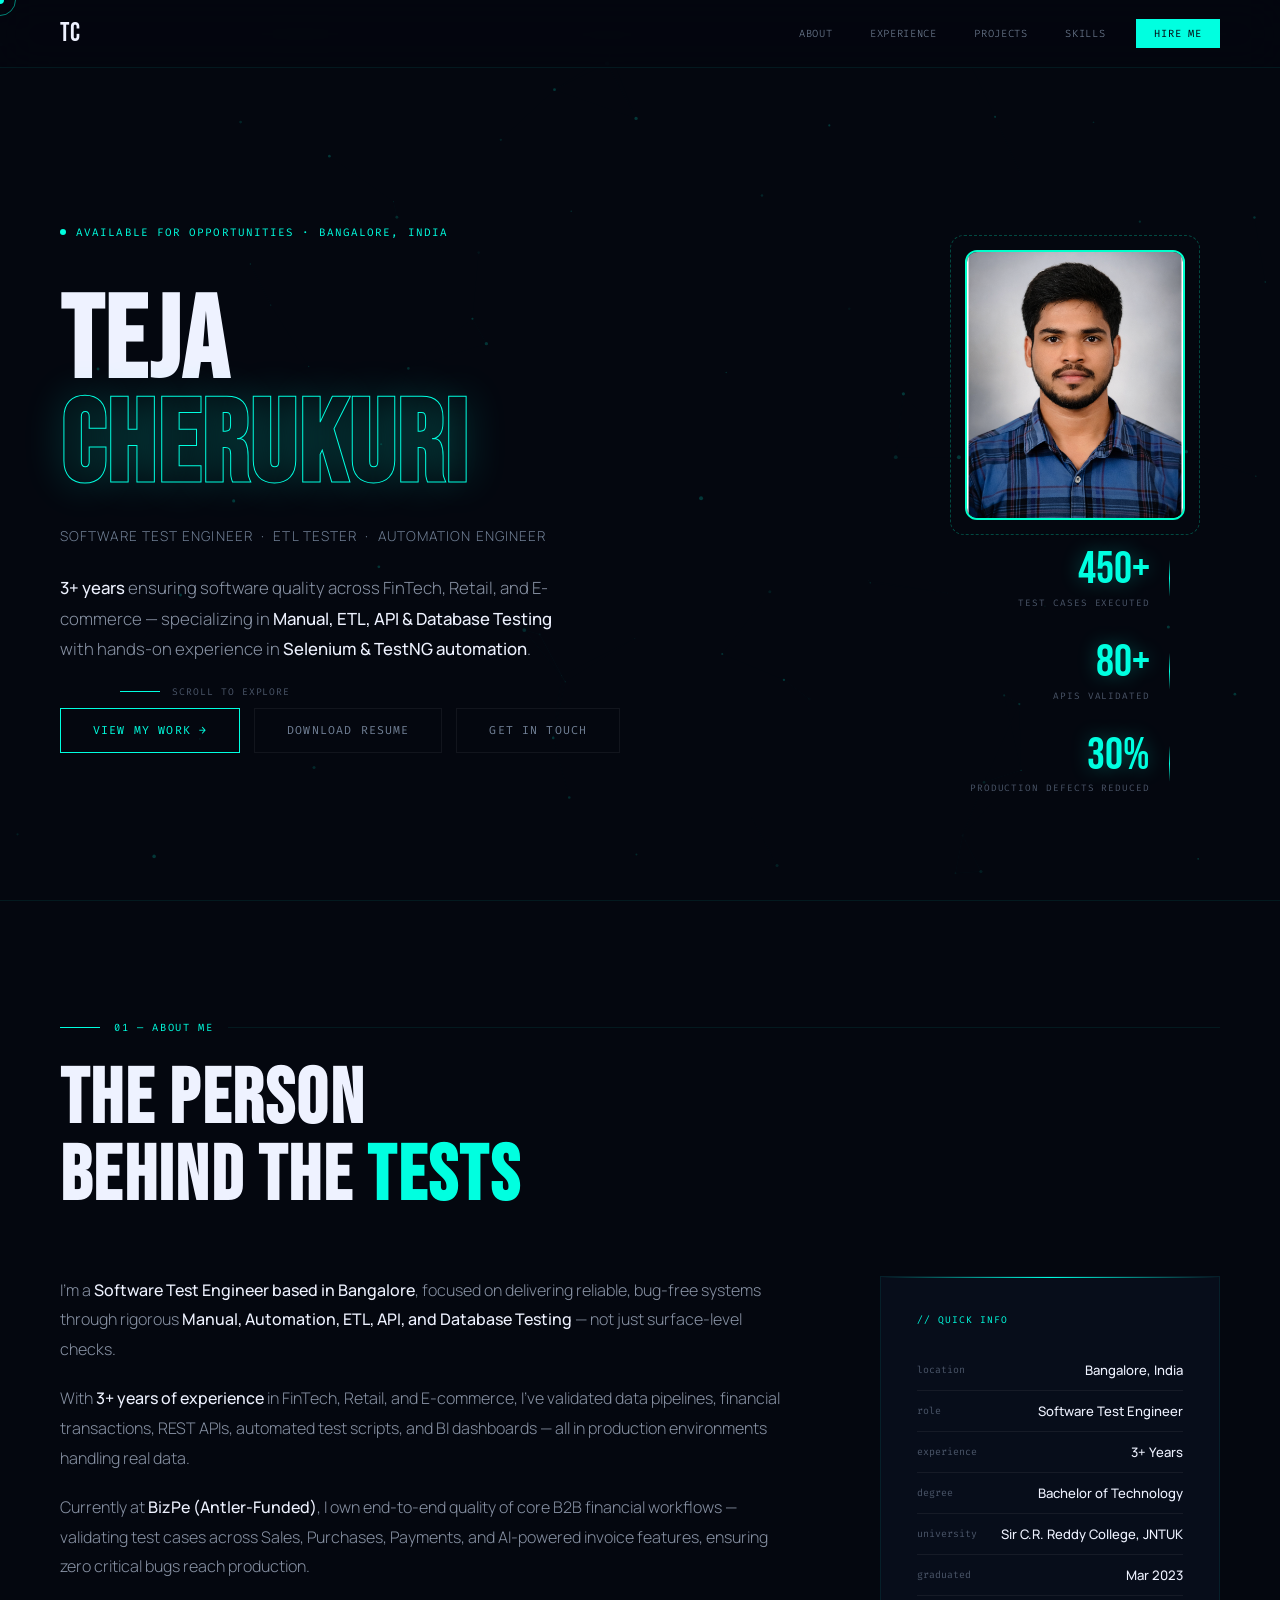
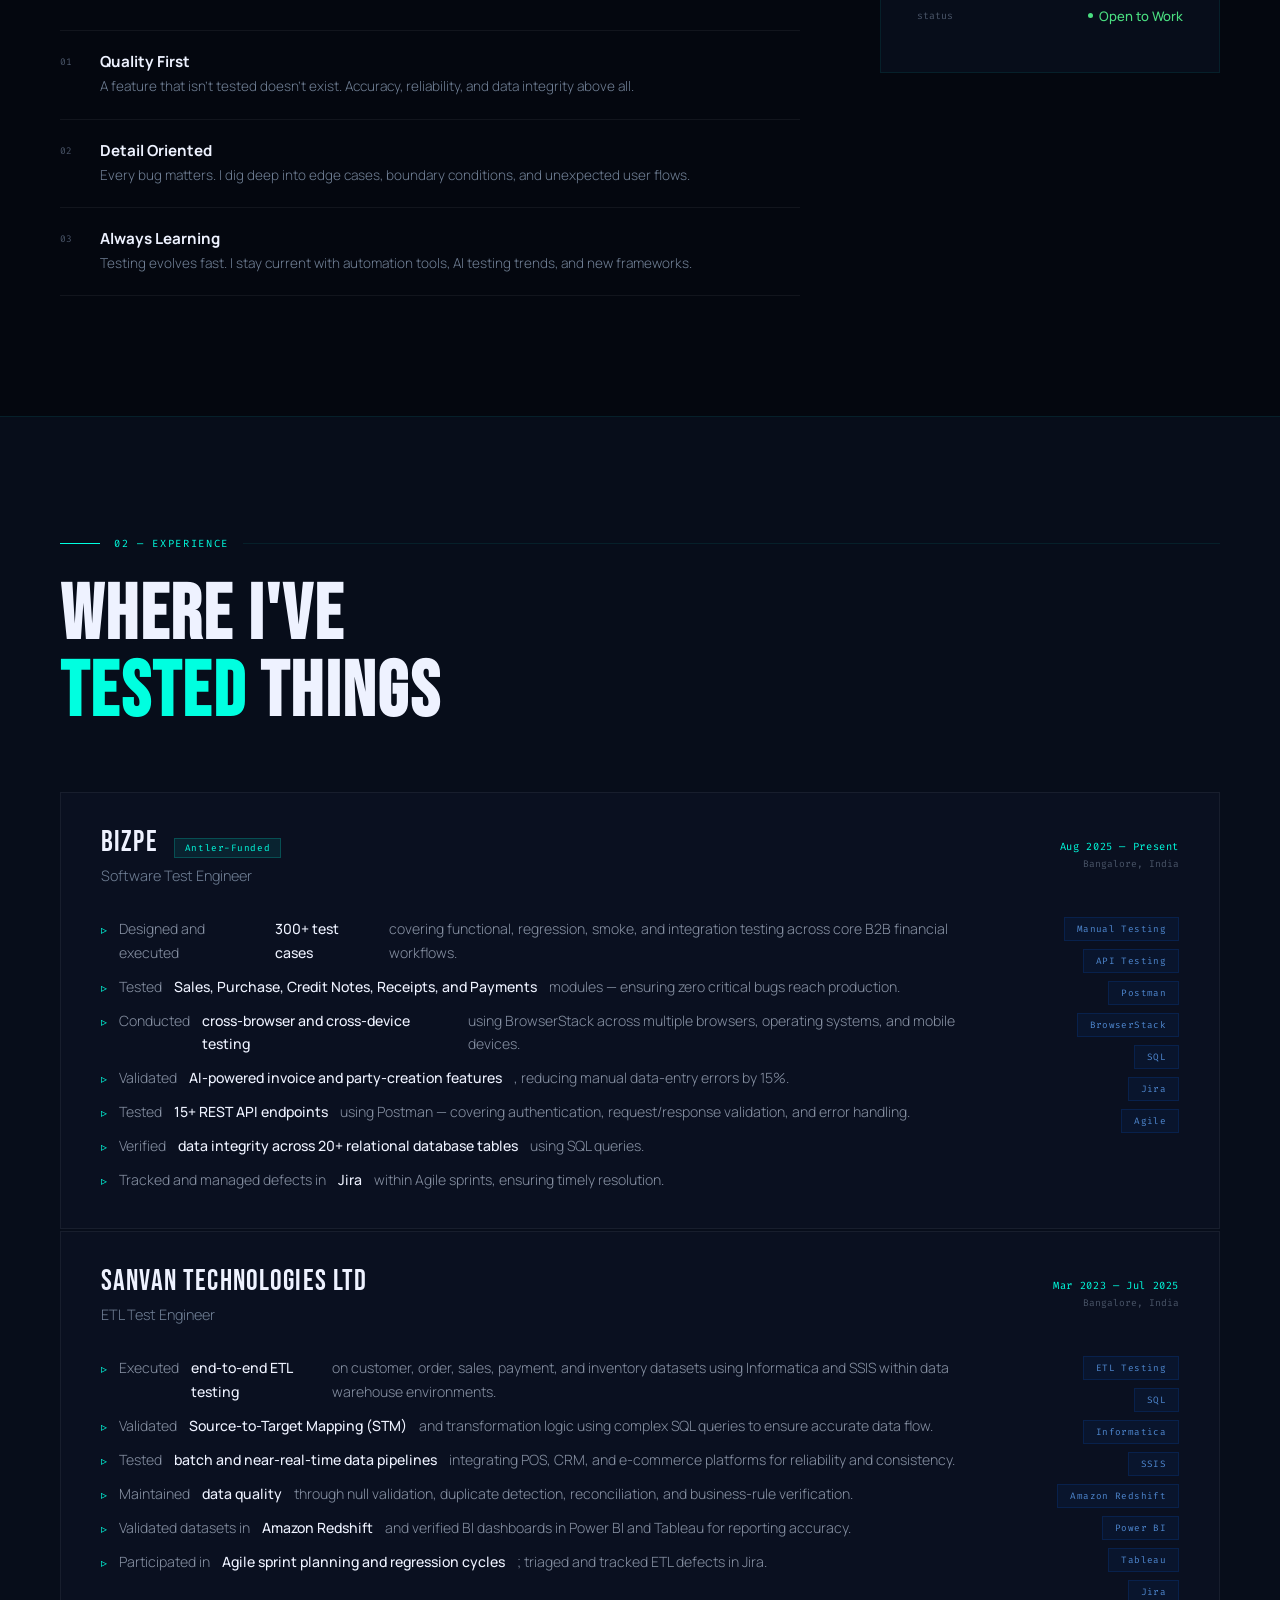
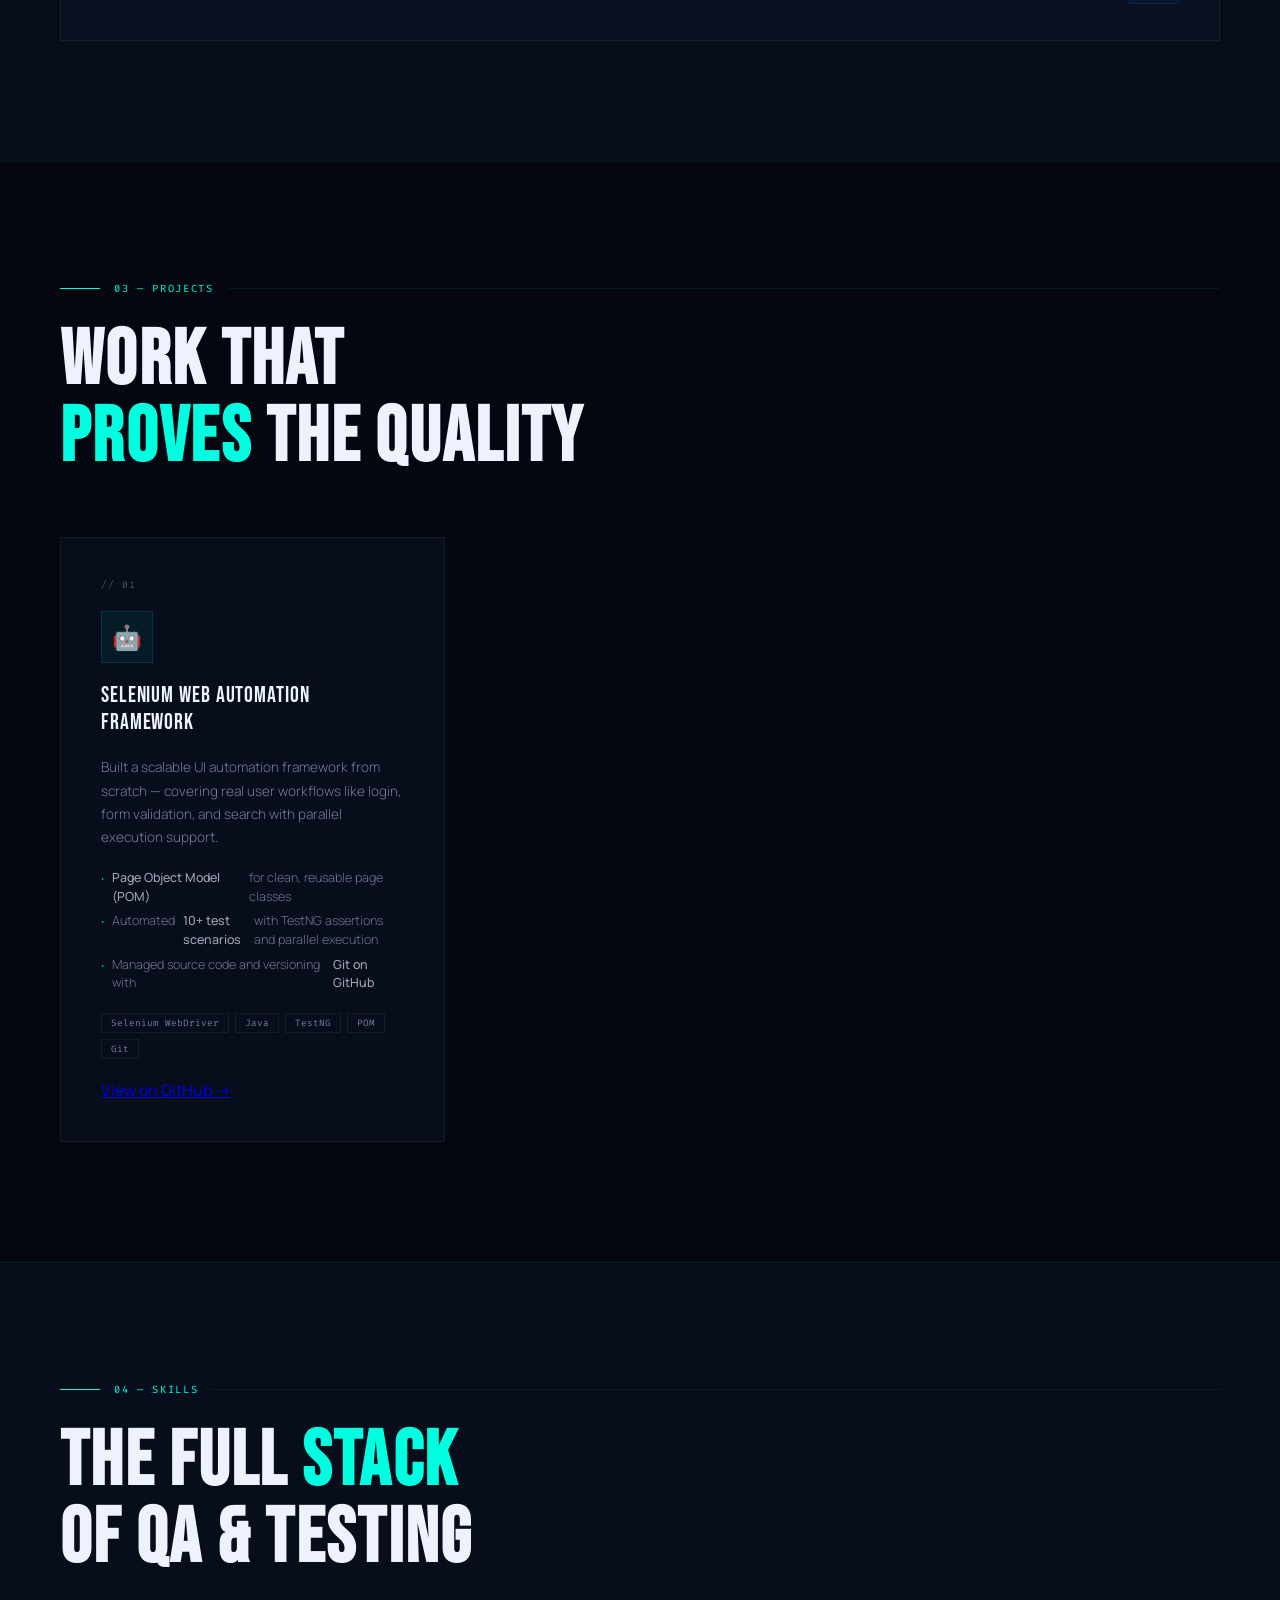
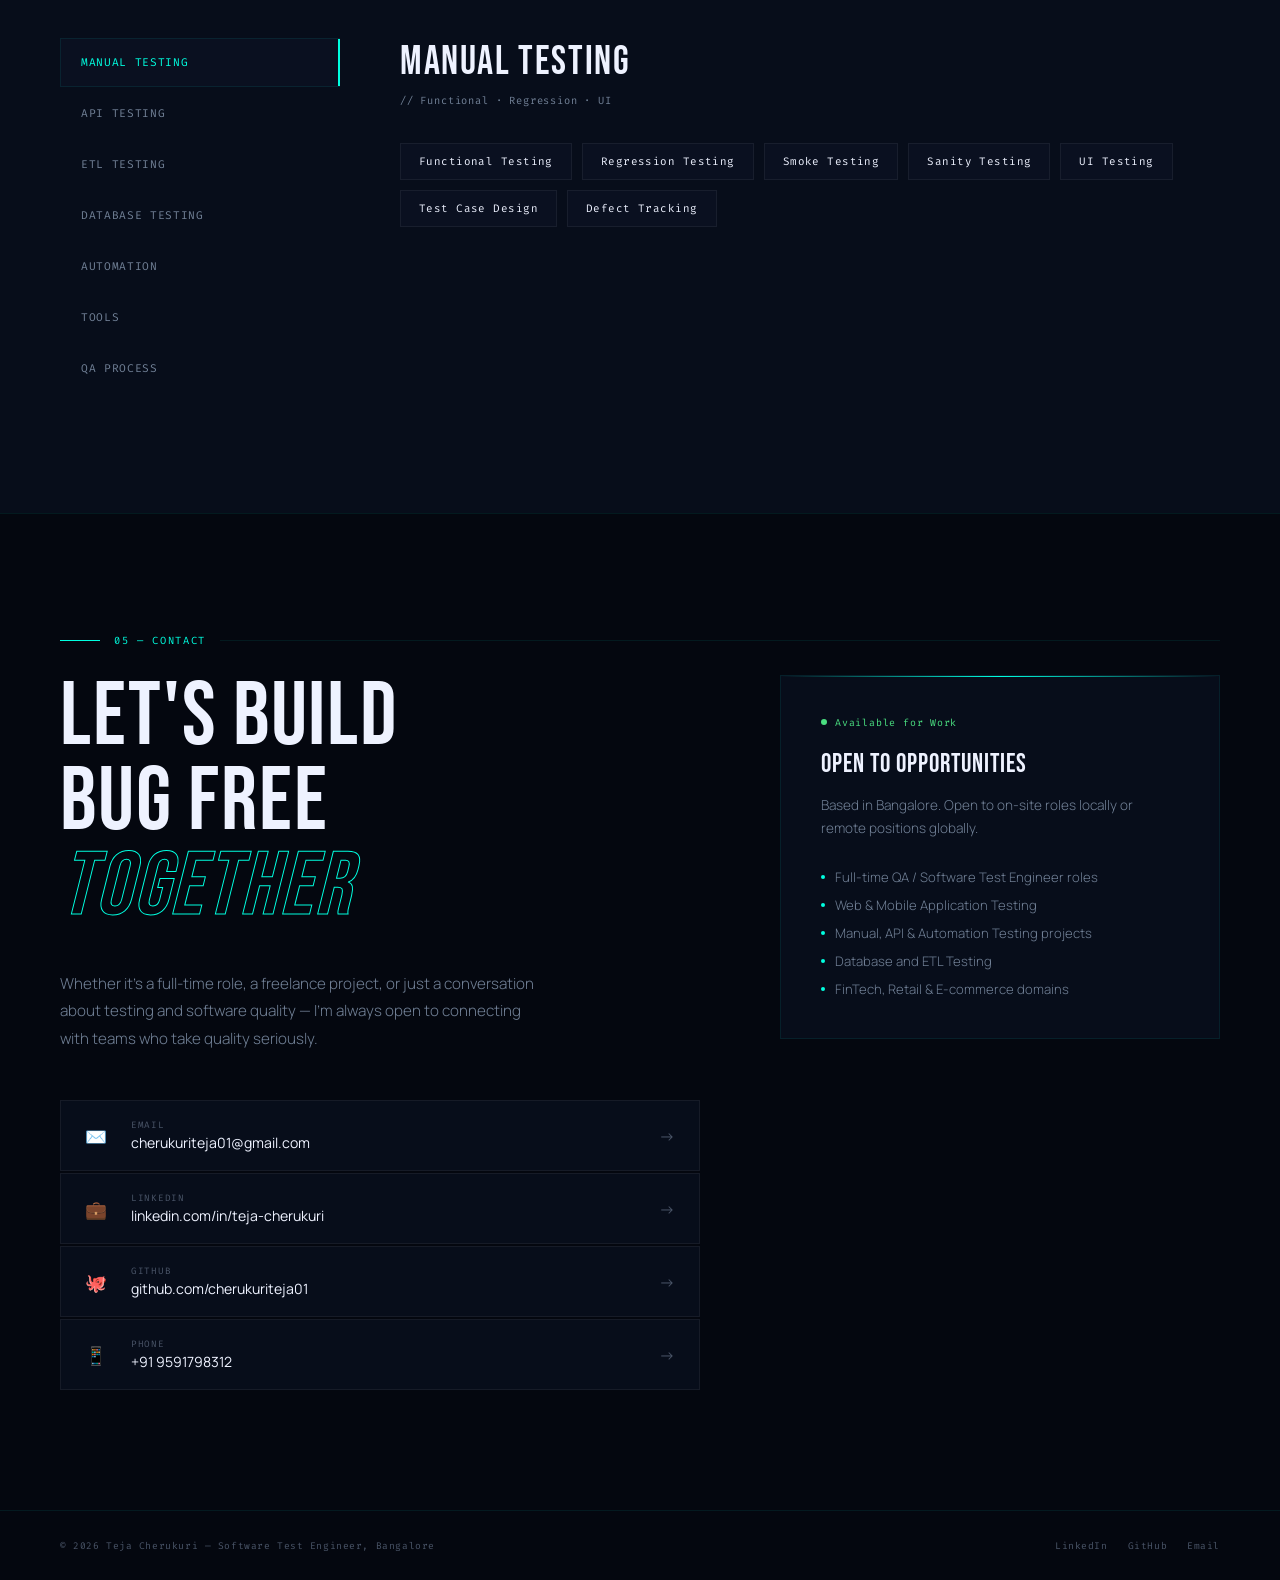
<file: index1.html>
<!DOCTYPE html>
<html lang="en">
<head>
<meta charset="UTF-8"/>
<meta name="viewport" content="width=device-width, initial-scale=1.0"/>
<title>Teja CHERUKURI — SOFTWARE TEST ENGINERR/QA ENGINEER</title>
<link rel="preconnect" href="https://fonts.googleapis.com">
<link href="https://fonts.googleapis.com/css2?family=Bebas+Neue&family=Manrope:wght@300;400;500;600;700;800&family=Fira+Code:wght@300;400&display=swap" rel="stylesheet">
<head>
  <!-- your other head tags -->
  <link rel="stylesheet" href="port.css">
</head>
<style>
*,*::before,*::after{margin:0;padding:0;box-sizing:border-box;}
:root{
  --bg:#04070f;
  --bg1:#070d1a;
  --bg2:#0a1020;
  --glow:#00ffe0;
  --glow2:#0066ff;
  --red:#ff3366;
  --text:#eef2ff;
  --muted:#4a5568;
  --muted2:#718096;
  --border:rgba(0,255,224,0.08);
  --border2:rgba(255,255,255,0.06);
  --ff-head:'Bebas Neue',sans-serif;
  --ff-body:'Manrope',sans-serif;
  --ff-code:'Fira Code',monospace;
}
html{scroll-behavior:smooth;scroll-snap-type:y proximity;}
body{background:var(--bg);color:var(--text);font-family:var(--ff-body);overflow-x:hidden;cursor:none;}

/* ── CURSOR ── */
#cur{position:fixed;width:8px;height:8px;background:var(--glow);border-radius:50%;pointer-events:none;z-index:9999;transform:translate(-50%,-50%);transition:width .2s,height .2s,background .2s;mix-blend-mode:screen;}
#cur-ring{position:fixed;width:32px;height:32px;border:1px solid rgba(0,255,224,0.5);border-radius:50%;pointer-events:none;z-index:9998;transform:translate(-50%,-50%);transition:width .3s,height .3s;}
body:has(a:hover) #cur{width:16px;height:16px;background:#fff;}
body:has(a:hover) #cur-ring{width:48px;height:48px;}

/* ── CANVAS ── */
#bg-canvas{position:fixed;inset:0;z-index:0;opacity:.5;}

/* ── NAV ── */
nav{position:fixed;top:0;left:0;right:0;z-index:100;height:68px;display:flex;align-items:center;justify-content:space-between;padding:0 60px;border-bottom:1px solid var(--border);background:rgba(4,7,15,0.85);backdrop-filter:blur(20px);}
.logo{font-family:var(--ff-head);font-size:1.6rem;letter-spacing:.05em;color:var(--text);text-decoration:none;position:relative;}
.logo::after{content:'';position:absolute;bottom:0;left:0;width:0;height:2px;background:var(--glow);transition:width .4s ease;}
.logo:hover::after{width:100%;}
.nav-r{display:flex;align-items:center;gap:8px;}
.nav-btn{font-family:var(--ff-code);font-size:.65rem;font-weight:300;color:var(--muted2);text-decoration:none;padding:6px 14px;border:1px solid transparent;border-radius:2px;letter-spacing:.06em;text-transform:uppercase;transition:all .2s;background:none;cursor:none;}
.nav-btn:hover,.nav-btn.active{color:var(--glow);border-color:var(--border);background:rgba(0,255,224,0.04);}
.nav-hire{font-family:var(--ff-code);font-size:.65rem;color:var(--bg);background:var(--glow);padding:8px 18px;border:none;cursor:none;letter-spacing:.08em;text-transform:uppercase;text-decoration:none;margin-left:8px;transition:box-shadow .2s,transform .2s;}
.nav-hire:hover{box-shadow:0 0 20px rgba(0,255,224,.4);transform:translateY(-1px);}

/* ── SECTIONS ── */
section{position:relative;z-index:1;}

/* ── HERO ── */
#hero{min-height:100vh;display:flex;flex-direction:column;justify-content:center;padding:68px 60px 0;overflow:visible;}
.hero-inner{position:relative;z-index:2;}

.hero-tag{display:inline-flex;align-items:center;gap:10px;font-family:var(--ff-code);font-size:.68rem;color:var(--glow);letter-spacing:.1em;text-transform:uppercase;margin-bottom:32px;opacity:0;animation:fadeUp .8s .2s ease forwards;}
.hero-tag-dot{width:6px;height:6px;background:var(--glow);border-radius:50%;animation:pulse 2s ease infinite;}
@keyframes pulse{0%,100%{box-shadow:0 0 0 0 rgba(0,255,224,.4)}50%{box-shadow:0 0 0 8px rgba(0,255,224,0)}}

.hero-name{font-family:var(--ff-head);font-size:clamp(3.5rem,9vw,8rem);line-height:.9;letter-spacing:.02em;margin-bottom:8px;opacity:0;animation:fadeUp .8s .3s ease forwards;}
.hero-name-accent{color:transparent;-webkit-text-stroke:1px var(--glow);text-shadow:0 0 40px rgba(0,255,224,.2);}

.hero-subtitle{font-family:var(--ff-body);font-size:clamp(0.6rem,1.2vw,0.85rem);font-weight:300;color:var(--muted2);letter-spacing:.08em;text-transform:uppercase;margin-bottom:8px;opacity:0;animation:fadeUp .8s .4s ease forwards;}

.hero-desc{max-width:520px;font-size:1.05rem;font-weight:300;line-height:1.8;color:#8892a4;margin-bottom:24px;opacity:0;animation:fadeUp .8s .5s ease forwards;}
.hero-desc strong{color:var(--text);font-weight:500;}

.hero-btns{display:flex;gap:14px;opacity:0;animation:fadeUp .8s .6s ease forwards;}
.btn-glow{display:inline-flex;align-items:center;gap:8px;padding:14px 32px;background:transparent;color:var(--glow);font-family:var(--ff-code);font-size:.72rem;letter-spacing:.1em;text-transform:uppercase;border:1px solid var(--glow);text-decoration:none;cursor:none;position:relative;overflow:hidden;transition:color .3s;}
.btn-glow::before{content:'';position:absolute;inset:0;background:var(--glow);transform:translateX(-101%);transition:transform .3s ease;}
.btn-glow:hover{color:var(--bg);}
.btn-glow:hover::before{transform:translateX(0);}
.btn-glow span{position:relative;z-index:1;}
.btn-ghost{display:inline-flex;align-items:center;gap:8px;padding:14px 32px;background:transparent;color:var(--muted2);font-family:var(--ff-code);font-size:.72rem;letter-spacing:.1em;text-transform:uppercase;border:1px solid var(--border2);text-decoration:none;cursor:none;transition:border-color .2s,color .2s;}
.btn-ghost:hover{border-color:rgba(255,255,255,.2);color:var(--text);}

.hero-stats{position:absolute;right:50px;top:220px;display:flex;flex-direction:column;gap:32px;opacity:0;animation:fadeUp .8s .7s ease forwards;}
.hstat{text-align:right;position:relative;padding-right:20px;}
.hstat::after{content:'';position:absolute;right:0;top:50%;height:60%;width:1px;background:linear-gradient(to bottom,transparent,var(--glow),transparent);transform:translateY(-50%);}
.hstat-n{font-family:var(--ff-head);font-size:2.8rem;color:var(--glow);line-height:1;text-shadow:0 0 20px rgba(0,255,224,.3);}
.hstat-l{font-family:var(--ff-code);font-size:.58rem;color:var(--muted);letter-spacing:.1em;text-transform:uppercase;margin-top:4px;}

.hero-scroll{position:absolute;bottom:55px;left:60px;display:flex;align-items:center;gap:12px;font-family:var(--ff-code);font-size:.6rem;color:var(--muted);letter-spacing:.1em;text-transform:uppercase;opacity:0;animation:fadeUp .8s .8s ease forwards;}
.scroll-track{width:40px;height:1px;background:var(--muted);overflow:hidden;position:relative;}
.scroll-track::after{content:'';position:absolute;left:0;top:0;width:100%;height:100%;background:var(--glow);animation:scrollLine 2s ease infinite;}
@keyframes scrollLine{0%{transform:translateX(-100%)}100%{transform:translateX(100%)}}

/* ── ABOUT ── */
#about{padding:120px 60px;border-top:1px solid var(--border);}
.section-label{font-family:var(--ff-code);font-size:.65rem;color:var(--glow);letter-spacing:.16em;text-transform:uppercase;display:flex;align-items:center;gap:14px;margin-bottom:28px;}
.section-label::before{content:'';width:40px;height:1px;background:var(--glow);}
.section-label::after{content:'';flex:1;height:1px;background:var(--border);}
.section-h{font-family:var(--ff-head);font-size:clamp(3rem,6vw,5.5rem);line-height:1;letter-spacing:.03em;margin-bottom:60px;}
.section-h em{color:var(--glow);font-style:normal;}

.about-grid{display:grid;grid-template-columns:1fr 340px;gap:80px;}
.about-text p{font-size:1rem;font-weight:300;color:#8892a4;line-height:1.85;margin-bottom:20px;}
.about-text p strong{color:var(--text);font-weight:500;}

.about-values{display:flex;flex-direction:column;gap:1px;margin-top:48px;}
.aval{padding:20px 0;border-top:1px solid var(--border2);display:flex;gap:20px;align-items:flex-start;transition:padding-left .3s;}
.aval:hover{padding-left:8px;}
.aval:last-child{border-bottom:1px solid var(--border2);}
.aval-n{font-family:var(--ff-code);font-size:.6rem;color:var(--muted);margin-top:4px;width:20px;flex-shrink:0;}
.aval-t{font-weight:700;font-size:.95rem;margin-bottom:4px;}
.aval-d{font-size:.85rem;font-weight:300;color:var(--muted2);line-height:1.6;}

.about-card{background:var(--bg1);border:1px solid var(--border);padding:36px;height:fit-content;position:relative;overflow:hidden;}
.about-card::before{content:'';position:absolute;top:0;left:0;right:0;height:1px;background:linear-gradient(90deg,transparent,var(--glow),transparent);}
.card-title{font-family:var(--ff-code);font-size:.6rem;color:var(--glow);letter-spacing:.1em;text-transform:uppercase;margin-bottom:24px;}
.info-row{display:flex;justify-content:space-between;align-items:center;padding:11px 0;border-bottom:1px solid var(--border2);}
.info-row:last-child{border-bottom:none;}
.ik{font-family:var(--ff-code);font-size:.62rem;color:var(--muted);}
.iv{font-size:.82rem;font-weight:500;color:var(--text);}
.live{color:#4ade80;display:flex;align-items:center;gap:6px;}
.live::before{content:'';width:5px;height:5px;background:#4ade80;border-radius:50%;animation:pulse 2s ease infinite;}

/* ── EXPERIENCE ── */
#experience{padding:120px 60px;border-top:1px solid var(--border);background:var(--bg1);}
.exp-items{display:flex;flex-direction:column;gap:2px;}
.exp-card{background:var(--bg2);border:1px solid var(--border2);overflow:hidden;transition:border-color .3s;}
.exp-card:hover{border-color:rgba(0,255,224,.2);}
.exp-head{padding:32px 40px;display:grid;grid-template-columns:1fr auto;gap:24px;align-items:center;cursor:none;}
.exp-head-l{}
.exp-co{font-family:var(--ff-head);font-size:1.8rem;letter-spacing:.04em;margin-bottom:6px;}
.exp-role-title{font-size:.9rem;font-weight:300;color:var(--muted2);}
.exp-badge{display:inline-block;padding:3px 10px;background:rgba(0,255,224,.08);border:1px solid rgba(0,255,224,.2);font-family:var(--ff-code);font-size:.58rem;color:var(--glow);letter-spacing:.06em;margin-left:10px;}
.exp-head-r{text-align:right;}
.exp-period{font-family:var(--ff-code);font-size:.65rem;color:var(--glow);letter-spacing:.06em;margin-bottom:4px;}
.exp-loc{font-family:var(--ff-code);font-size:.6rem;color:var(--muted);}
.exp-body{padding:0 40px 36px;display:grid;grid-template-columns:1fr auto;gap:40px;}
.exp-bullets{list-style:none;display:flex;flex-direction:column;gap:10px;}
.exp-bullets li{font-size:.88rem;font-weight:300;color:#8892a4;line-height:1.7;display:flex;gap:12px;}
.exp-bullets li::before{content:'▹';color:var(--glow);flex-shrink:0;font-size:.75rem;margin-top:3px;}
.exp-bullets li strong{color:var(--text);font-weight:500;}
.exp-tags{display:flex;flex-direction:column;gap:8px;align-items:flex-end;min-width:140px;}
.etag{padding:5px 12px;background:rgba(0,102,255,.06);border:1px solid rgba(0,102,255,.15);font-family:var(--ff-code);font-size:.58rem;color:rgba(96,165,250,.8);letter-spacing:.04em;white-space:nowrap;}

/* ── PROJECTS ── */
#projects{padding:120px 60px;border-top:1px solid var(--border);}
.projects-grid{display:grid;grid-template-columns:repeat(3,1fr);gap:2px;}
.proj-card{background:var(--bg1);border:1px solid var(--border2);padding:40px;display:flex;flex-direction:column;gap:20px;position:relative;overflow:hidden;transition:border-color .3s,transform .3s;}
.proj-card::after{content:'';position:absolute;inset:0;background:linear-gradient(135deg,rgba(0,255,224,.03),transparent);opacity:0;transition:opacity .3s;}
.proj-card:hover{border-color:rgba(0,255,224,.25);transform:translateY(-4px);}
.proj-card:hover::after{opacity:1;}
.proj-num{font-family:var(--ff-code);font-size:.6rem;color:var(--muted);letter-spacing:.1em;}
.proj-icon-wrap{width:52px;height:52px;background:rgba(0,255,224,.06);border:1px solid rgba(0,255,224,.12);display:flex;align-items:center;justify-content:center;font-size:1.5rem;}
.proj-title{font-family:var(--ff-head);font-size:1.4rem;letter-spacing:.04em;line-height:1.2;}
.proj-desc{font-size:.85rem;font-weight:300;color:var(--muted2);line-height:1.7;flex:1;}
.proj-highlights{display:flex;flex-direction:column;gap:6px;}
.ph{font-size:.78rem;font-weight:300;color:#6b7a8f;line-height:1.5;display:flex;gap:8px;}
.ph::before{content:'·';color:var(--glow);font-size:1rem;line-height:1.2;flex-shrink:0;}
.ph strong{color:#9aa5b4;font-weight:500;}
.proj-stack{display:flex;flex-wrap:wrap;gap:6px;margin-top:auto;}
.ps{padding:3px 9px;border:1px solid var(--border2);font-family:var(--ff-code);font-size:.58rem;color:var(--muted2);}

/* ── SKILLS ── */
#skills{padding:120px 60px;border-top:1px solid var(--border);background:var(--bg1);}
.skills-layout{display:grid;grid-template-columns:280px 1fr;gap:60px;}
.skills-nav{display:flex;flex-direction:column;gap:2px;}
.skill-tab{padding:16px 20px;background:transparent;border:1px solid transparent;font-family:var(--ff-code);font-size:.7rem;color:var(--muted2);letter-spacing:.06em;text-transform:uppercase;cursor:none;text-align:left;transition:all .2s;position:relative;}
.skill-tab.active,.skill-tab:hover{background:var(--bg2);border-color:var(--border);color:var(--glow);}
.skill-tab.active::after{content:'';position:absolute;right:-1px;top:0;bottom:0;width:2px;background:var(--glow);}
.skill-panel{display:none;}
.skill-panel.active{display:block;}
.skill-panel-title{font-family:var(--ff-head);font-size:2.5rem;letter-spacing:.04em;margin-bottom:8px;}
.skill-panel-sub{font-family:var(--ff-code);font-size:.65rem;color:var(--muted2);letter-spacing:.08em;margin-bottom:36px;}
.skill-pills{display:flex;flex-wrap:wrap;gap:10px;}
.spill{padding:10px 18px;background:var(--bg2);border:1px solid var(--border2);font-family:var(--ff-code);font-size:.68rem;color:var(--text);letter-spacing:.04em;cursor:none;transition:all .2s;}
.spill:hover{border-color:var(--glow);color:var(--glow);background:rgba(0,255,224,.04);transform:translateY(-2px);box-shadow:0 4px 16px rgba(0,255,224,.1);}

/* ── CONTACT ── */
#contact{padding:120px 60px;border-top:1px solid var(--border);}
.contact-wrap{display:grid;grid-template-columns:1fr 440px;gap:80px;}
.contact-big{font-family:var(--ff-head);font-size:clamp(3rem,7vw,6.5rem);line-height:.95;letter-spacing:.02em;margin-bottom:40px;}
.contact-big em{color:transparent;-webkit-text-stroke:1px var(--glow);}
.contact-p{font-size:.95rem;font-weight:300;color:var(--muted2);line-height:1.8;max-width:480px;margin-bottom:48px;}
.clinks{display:flex;flex-direction:column;gap:2px;}
.clink{display:flex;align-items:center;gap:16px;padding:18px 24px;background:var(--bg1);border:1px solid var(--border2);text-decoration:none;color:var(--text);transition:border-color .2s,transform .2s;position:relative;overflow:hidden;}
.clink::before{content:'';position:absolute;left:0;top:0;bottom:0;width:2px;background:var(--glow);transform:scaleY(0);transition:transform .2s;}
.clink:hover{border-color:rgba(0,255,224,.2);transform:translateX(6px);}
.clink:hover::before{transform:scaleY(1);}
.clink-ico{font-size:1.1rem;width:30px;}
.clink-info{flex:1;}
.clink-lbl{font-family:var(--ff-code);font-size:.58rem;color:var(--muted);letter-spacing:.08em;text-transform:uppercase;margin-bottom:2px;}
.clink-val{font-size:.88rem;font-weight:400;}
.clink-arr{color:var(--muted);transition:transform .2s,color .2s;}
.clink:hover .clink-arr{transform:translateX(4px);color:var(--glow);}

.avail-box{background:var(--bg1);border:1px solid var(--border);padding:40px;position:relative;overflow:hidden;height:fit-content;}
.avail-box::before{content:'';position:absolute;top:0;left:0;right:0;height:1px;background:linear-gradient(90deg,transparent,var(--glow),transparent);}
.avail-status{display:flex;align-items:center;gap:8px;font-family:var(--ff-code);font-size:.62rem;color:#4ade80;letter-spacing:.08em;margin-bottom:20px;}
.avail-dot{width:6px;height:6px;background:#4ade80;border-radius:50%;animation:pulse2 1.5s ease infinite;}
@keyframes pulse2{0%,100%{opacity:1;box-shadow:0 0 0 0 rgba(74,222,128,.4)}50%{opacity:.7;box-shadow:0 0 0 6px rgba(74,222,128,0)}}
.avail-title{font-family:var(--ff-head);font-size:1.6rem;letter-spacing:.04em;margin-bottom:14px;}
.avail-desc{font-size:.85rem;font-weight:300;color:var(--muted2);line-height:1.7;margin-bottom:28px;}
.avail-list{list-style:none;display:flex;flex-direction:column;gap:10px;}
.avail-list li{font-size:.82rem;font-weight:300;color:var(--muted2);display:flex;align-items:center;gap:10px;}
.avail-list li::before{content:'';width:4px;height:4px;background:var(--glow);border-radius:50%;flex-shrink:0;}

/* ── FOOTER ── */
footer{padding:28px 60px;border-top:1px solid var(--border);display:flex;align-items:center;justify-content:space-between;background:var(--bg);}
.foot-l{font-family:var(--ff-code);font-size:.6rem;color:var(--muted);letter-spacing:.06em;}
.foot-r{display:flex;gap:20px;}
.foot-r a{font-family:var(--ff-code);font-size:.6rem;color:var(--muted);text-decoration:none;letter-spacing:.06em;transition:color .2s;}
.foot-r a:hover{color:var(--glow);}

/* ── SCROLL ANIMATIONS ── */
.reveal{opacity:0;transform:translateY(36px);transition:opacity .7s ease,transform .7s ease;}
.reveal.visible{opacity:1;transform:none;}
.reveal-delay-1{transition-delay:.1s;}
.reveal-delay-2{transition-delay:.2s;}
.reveal-delay-3{transition-delay:.3s;}

/* ── ANIMATIONS ── */
@keyframes fadeUp{from{opacity:0;transform:translateY(24px)}to{opacity:1;transform:none}}

/* ── RESPONSIVE ── */
@media(max-width:900px){
  nav{padding:0 20px;}
  .nav-r .nav-btn{display:none;}
  #hero{padding:68px 20px 0;}
  .hero-stats{display:none;}
  .hero-scroll{left:20px;}
  #about,#experience,#projects,#skills,#contact{padding:80px 20px;}
  .about-grid,.contact-wrap{grid-template-columns:1fr;}
  .projects-grid{grid-template-columns:1fr;}
  .skills-layout{grid-template-columns:1fr;}
  .skills-nav{flex-direction:row;flex-wrap:wrap;}
  footer{padding:20px;}
  .exp-body{grid-template-columns:1fr;}
  .exp-tags{flex-direction:row;flex-wrap:wrap;align-items:flex-start;}
}
</style>
</head>
<body>

<div id="cur"></div>
<div id="cur-ring"></div>
<canvas id="bg-canvas"></canvas>

<!-- NAV -->
<nav>
  <a href="#hero" class="logo">TC</a>
  <div class="nav-r">
    <a href="#about" class="nav-btn">About</a>
    <a href="#experience" class="nav-btn">Experience</a>
    <a href="#projects" class="nav-btn">Projects</a>
    <a href="#skills" class="nav-btn">Skills</a>
    <a href="#contact" class="nav-hire">Hire Me</a>
  </div>
</nav>

<!-- HERO -->
<section id="hero">
  <div class="hero-inner">
    <div class="hero-content">

      <!-- LEFT: Text -->
      <div class="hero-text">
        <div class="hero-tag"><span class="hero-tag-dot"></span>Available for opportunities · Bangalore, India</div>
        <h1 class="hero-name">TEJA<br><span class="hero-name-accent">CHERUKURI</span></h1>
        <p class="hero-subtitle">SOFTWARE TEST ENGINEER &nbsp;·&nbsp; ETL TESTER &nbsp;·&nbsp; AUTOMATION ENGINEER</p>
        <p class="hero-desc">
  <strong>3+ years</strong> ensuring software quality across FinTech, Retail, and E-commerce —
  specializing in <strong>Manual, ETL, API & Database Testing</strong> with hands-on experience in
  <strong>Selenium & TestNG automation</strong>.
</p>
       <div class="hero-btns">
  <a href="#projects" class="btn-glow"><span>View My Work →</span></a>
  <a href="https://drive.google.com/uc?export=download&id=1h0jYMpQJbIj5LldMr_ksxGGHqWDMaxs1" target="_blank" class="btn-ghost">Download Resume</a>
  <a href="#contact" class="btn-ghost">Get In Touch</a>
</div>
      </div>

      <!-- RIGHT: Circular photo + floating tags like Sanket -->
      <div class="hero-photo-wrap">
        <div class="hero-photo-ring-outer"></div>
        <img src="assets/Profilepic teja.png" alt="Teja Cherukuri" class="hero-photo" />
        
      </div>

    </div>

    <!-- BOTTOM: Stats -->
    <div class="hero-stats">
  <div class="hstat"><div class="hstat-n">450+</div><div class="hstat-l">Test Cases Executed</div></div>
  <div class="hstat"><div class="hstat-n">80+</div><div class="hstat-l">APIs Validated</div></div>
  <div class="hstat"><div class="hstat-n">30%</div><div class="hstat-l">Production Defects Reduced</div></div>
</div>
    <div class="hero-scroll"><div class="scroll-track"></div>Scroll to explore</div>

  </div>
</section>

<!-- ABOUT -->
<section id="about">
  <div class="section-label reveal">01 &mdash; About Me</div>
  <h2 class="section-h reveal reveal-delay-1">The person<br>behind the <em>tests</em></h2>
  <div class="about-grid">
    <div class="about-text reveal reveal-delay-2">
      <p>I'm a <strong>Software Test Engineer based in Bangalore</strong>, focused on delivering reliable, bug-free systems through rigorous <strong>Manual, Automation, ETL, API, and Database Testing</strong> — not just surface-level checks.</p>
      <p>With <strong>3+ years of experience</strong> in FinTech, Retail, and E-commerce, I've validated data pipelines, financial transactions, REST APIs, automated test scripts, and BI dashboards — all in production environments handling real data.</p>
      <p>Currently at <strong>BizPe (Antler-Funded)</strong>, I own end-to-end quality of core B2B financial workflows — validating test cases across Sales, Purchases, Payments, and AI-powered invoice features, ensuring zero critical bugs reach production.</p>
      <div class="about-values">
        <div class="aval"><span class="aval-n">01</span><div><div class="aval-t">Quality First</div><div class="aval-d">A feature that isn't tested doesn't exist. Accuracy, reliability, and data integrity above all.</div></div></div>
        <div class="aval"><span class="aval-n">02</span><div><div class="aval-t">Detail Oriented</div><div class="aval-d">Every bug matters. I dig deep into edge cases, boundary conditions, and unexpected user flows.</div></div></div>
        <div class="aval"><span class="aval-n">03</span><div><div class="aval-t">Always Learning</div><div class="aval-d">Testing evolves fast. I stay current with automation tools, AI testing trends, and new frameworks.</div></div></div>
      </div>
    </div>
    <div class="about-card reveal reveal-delay-3">
      <div class="card-title">// Quick Info</div>
      <div class="info-row"><span class="ik">location</span><span class="iv">Bangalore, India</span></div>
      <div class="info-row"><span class="ik">role</span><span class="iv">Software Test Engineer</span></div>
      <div class="info-row"><span class="ik">experience</span><span class="iv">3+ Years</span></div>
      <div class="info-row"><span class="ik">degree</span><span class="iv">Bachelor of Technology</span></div>
      <div class="info-row"><span class="ik">university</span><span class="iv">Sir C.R. Reddy College, JNTUK</span></div>
      <div class="info-row"><span class="ik">graduated</span><span class="iv">Mar 2023</span></div>
      <div class="info-row"><span class="ik">status</span><span class="iv live">Open to Work</span></div>
    </div>
  </div>
</section>

<!-- EXPERIENCE -->
<section id="experience">
  <div class="section-label reveal">02 &mdash; Experience</div>
  <h2 class="section-h reveal reveal-delay-1">Where I've<br><em>tested</em> things</h2>
  <div class="exp-items">

    <div class="exp-card reveal reveal-delay-2">
      <div class="exp-head">
        <div class="exp-head-l">
          <div class="exp-co">BIZPE <span class="exp-badge">Antler-Funded</span></div>
          <div class="exp-role-title">Software Test Engineer</div>
        </div>
        <div class="exp-head-r">
          <div class="exp-period">Aug 2025 — Present</div>
          <div class="exp-loc">Bangalore, India</div>
        </div>
      </div>
      <div class="exp-body">
        <ul class="exp-bullets">
          <li>Designed and executed <strong>300+ test cases</strong> covering functional, regression, smoke, and integration testing across core B2B financial workflows.</li>
          <li>Tested <strong>Sales, Purchase, Credit Notes, Receipts, and Payments</strong> modules — ensuring zero critical bugs reach production.</li>
          <li>Conducted <strong>cross-browser and cross-device testing</strong> using BrowserStack across multiple browsers, operating systems, and mobile devices.</li>
          <li>Validated <strong>AI-powered invoice and party-creation features</strong>, reducing manual data-entry errors by 15%.</li>
          <li>Tested <strong>15+ REST API endpoints</strong> using Postman — covering authentication, request/response validation, and error handling.</li>
          <li>Verified <strong>data integrity across 20+ relational database tables</strong> using SQL queries.</li>
          <li>Tracked and managed defects in <strong>Jira</strong> within Agile sprints, ensuring timely resolution.</li>
        </ul>
        <div class="exp-tags">
          <span class="etag">Manual Testing</span><span class="etag">API Testing</span><span class="etag">Postman</span>
          <span class="etag">BrowserStack</span><span class="etag">SQL</span><span class="etag">Jira</span><span class="etag">Agile</span>
        </div>
      </div>
    </div>

    <div class="exp-card reveal reveal-delay-3">
      <div class="exp-head">
        <div class="exp-head-l">
          <div class="exp-co">SANVAN TECHNOLOGIES LTD</div>
          <div class="exp-role-title">ETL Test Engineer</div>
        </div>
        <div class="exp-head-r">
          <div class="exp-period">Mar 2023 — Jul 2025</div>
          <div class="exp-loc">Bangalore, India</div>
        </div>
      </div>
      <div class="exp-body">
        <ul class="exp-bullets">
          <li>Executed <strong>end-to-end ETL testing</strong> on customer, order, sales, payment, and inventory datasets using Informatica and SSIS within data warehouse environments.</li>
          <li>Validated <strong>Source-to-Target Mapping (STM)</strong> and transformation logic using complex SQL queries to ensure accurate data flow.</li>
          <li>Tested <strong>batch and near-real-time data pipelines</strong> integrating POS, CRM, and e-commerce platforms for reliability and consistency.</li>
          <li>Maintained <strong>data quality</strong> through null validation, duplicate detection, reconciliation, and business-rule verification.</li>
          <li>Validated datasets in <strong>Amazon Redshift</strong> and verified BI dashboards in Power BI and Tableau for reporting accuracy.</li>
          <li>Participated in <strong>Agile sprint planning and regression cycles</strong>; triaged and tracked ETL defects in Jira.</li>
        </ul>
        <div class="exp-tags">
          <span class="etag">ETL Testing</span><span class="etag">SQL</span><span class="etag">Informatica</span>
          <span class="etag">SSIS</span><span class="etag">Amazon Redshift</span><span class="etag">Power BI</span><span class="etag">Tableau</span><span class="etag">Jira</span>
        </div>
      </div>
    </div>

  </div>
</section>

<!-- PROJECTS -->
<!-- PROJECTS -->
<section id="projects">
  <div class="section-label reveal">03 &mdash; Projects</div>
  <h2 class="section-h reveal reveal-delay-1">Work that<br><em>proves</em> the quality</h2>
  <div class="projects-grid">

    <div class="proj-card reveal reveal-delay-1">
      <div class="proj-num">// 01</div>
      <div class="proj-icon-wrap">🤖</div>
      <div class="proj-title">Selenium Web Automation Framework</div>
      <div class="proj-desc">Built a scalable UI automation framework from scratch — covering real user workflows like login, form validation, and search with parallel execution support.</div>
      <div class="proj-highlights">
        <div class="ph"><strong>Page Object Model (POM)</strong> for clean, reusable page classes</div>
        <div class="ph">Automated <strong>10+ test scenarios</strong> with TestNG assertions and parallel execution</div>
        <div class="ph">Managed source code and versioning with <strong>Git on GitHub</strong></div>
      </div>
      <div class="proj-stack">
        <span class="ps">Selenium WebDriver</span>
        <span class="ps">Java</span>
        <span class="ps">TestNG</span>
        <span class="ps">POM</span>
        <span class="ps">Git</span>
      </div>
      <div class="proj-links">
        <a href="https://github.com/cherukuriteja01" target="_blank" class="proj-link">View on GitHub →</a>
      </div>
    </div>

  </div>
</section>

<!-<!-- SKILLS -->
<section id="skills">
  <div class="section-label reveal">04 &mdash; Skills</div>
  <h2 class="section-h reveal reveal-delay-1">The full <em>stack</em><br>of QA & Testing</h2>
  <div class="skills-layout reveal reveal-delay-2">
    
    <div class="skills-nav">
      <button class="skill-tab active" data-tab="manual">Manual Testing</button>
      <button class="skill-tab" data-tab="api">API Testing</button>
      <button class="skill-tab" data-tab="etl">ETL Testing</button>
      <button class="skill-tab" data-tab="db">Database Testing</button>
      <button class="skill-tab" data-tab="automation">Automation</button>
      <button class="skill-tab" data-tab="tools">Tools</button>
      <button class="skill-tab" data-tab="process">QA Process</button>
    </div>

    <div class="skills-content-area">

      <div class="skill-panel active" id="tab-manual">
        <div class="skill-panel-title">MANUAL TESTING</div>
        <div class="skill-panel-sub">// Functional · Regression · UI</div>
        <div class="skill-pills">
          <span class="spill">Functional Testing</span>
          <span class="spill">Regression Testing</span>
          <span class="spill">Smoke Testing</span>
          <span class="spill">Sanity Testing</span>
          <span class="spill">UI Testing</span>
          <span class="spill">Test Case Design</span>
          <span class="spill">Defect Tracking</span>
        </div>
      </div>

      <div class="skill-panel" id="tab-api">
        <div class="skill-panel-title">API TESTING</div>
        <div class="skill-panel-sub">// REST APIs · Validation</div>
        <div class="skill-pills">
          <span class="spill">REST API Testing</span>
          <span class="spill">Postman</span>
          <span class="spill">Request / Response Validation</span>
          <span class="spill">HTTP Status Codes</span>
          <span class="spill">JSON Validation</span>
        </div>
      </div>

      <div class="skill-panel" id="tab-etl">
        <div class="skill-panel-title">ETL TESTING</div>
        <div class="skill-panel-sub">// Data Validation · STM</div>
        <div class="skill-pills">
          <span class="spill">Source to Target Mapping</span>
          <span class="spill">Data Validation</span>
          <span class="spill">Data Transformation Testing</span>
          <span class="spill">Data Warehouse Testing</span>
          <span class="spill">ETL Pipeline Validation</span>
        </div>
      </div>

      <div class="skill-panel" id="tab-db">
        <div class="skill-panel-title">DATABASE TESTING</div>
        <div class="skill-panel-sub">// Queries · Data Integrity</div>
        <div class="skill-pills">
          <span class="spill">SQL</span>
          <span class="spill">Data Validation</span>
          <span class="spill">Joins</span>
          <span class="spill">Row Count Validation</span>
          <span class="spill">Data Integrity Checks</span>
        </div>
      </div>

      <div class="skill-panel" id="tab-automation">
        <div class="skill-panel-title">AUTOMATION TESTING</div>
        <div class="skill-panel-sub">// Test Automation</div>
        <div class="skill-pills">
          <span class="spill">Selenium</span>
          <span class="spill">TestNG</span>
          <span class="spill">Automation Framework Basics</span>
        </div>
      </div>

      <div class="skill-panel" id="tab-tools">
        <div class="skill-panel-title">TOOLS</div>
        <div class="skill-panel-sub">// QA tools</div>
        <div class="skill-pills">
          <span class="spill">JIRA</span>
          <span class="spill">Git</span>
          <span class="spill">Postman</span>
          <span class="spill">SQL Clients</span>
        </div>
      </div>

      <div class="skill-panel" id="tab-process">
        <div class="skill-panel-title">QA PROCESS</div>
        <div class="skill-panel-sub">// Testing lifecycle</div>
        <div class="skill-pills">
          <span class="spill">STLC</span>
          <span class="spill">SDLC</span>
          <span class="spill">Agile / Scrum</span>
          <span class="spill">Defect Lifecycle</span>
          <span class="spill">Test Planning</span>
        </div>
      </div>

    </div>
  </div>
</section>

<!-- CONTACT -->
<section id="contact">
  <div class="section-label reveal">05 &mdash; Contact</div>
  <div class="contact-wrap">
    <div class="reveal reveal-delay-1">
      <div class="contact-big">LET'S BUILD<br>BUG FREE<br><em>TOGETHER</em></div>
      <p class="contact-p">Whether it's a full-time role, a freelance project, or just a conversation about testing and software quality — I'm always open to connecting with teams who take quality seriously.</p>
      <div class="clinks">
        <a href="mailto:cherukuriteja01@gmail.com" class="clink">
          <span class="clink-ico">✉️</span>
          <div class="clink-info"><div class="clink-lbl">Email</div><div class="clink-val">cherukuriteja01@gmail.com</div></div>
          <span class="clink-arr">→</span>
        </a>
        <a href="https://www.linkedin.com/in/teja-cherukuri" target="_blank" class="clink">
          <span class="clink-ico">💼</span>
          <div class="clink-info"><div class="clink-lbl">LinkedIn</div><div class="clink-val">linkedin.com/in/teja-cherukuri</div></div>
          <span class="clink-arr">→</span>
        </a>
        <a href="https://github.com/cherukuriteja01" target="_blank" class="clink">
          <span class="clink-ico">🐙</span>
          <div class="clink-info"><div class="clink-lbl">GitHub</div><div class="clink-val">github.com/cherukuriteja01</div></div>
          <span class="clink-arr">→</span>
        </a>
        <a href="tel:+919591798312" class="clink">
          <span class="clink-ico">📱</span>
          <div class="clink-info"><div class="clink-lbl">Phone</div><div class="clink-val">+91 9591798312</div></div>
          <span class="clink-arr">→</span>
        </a>
      </div>
    </div>
    <div class="reveal reveal-delay-2">
      <div class="avail-box">
        <div class="avail-status"><span class="avail-dot"></span>Available for Work</div>
        <div class="avail-title">Open to Opportunities</div>
        <div class="avail-desc">Based in Bangalore. Open to on-site roles locally or remote positions globally.</div>
        <ul class="avail-list">
          <li>Full-time QA / Software Test Engineer roles</li>
          <li>Web & Mobile Application Testing</li>
          <li>Manual, API & Automation Testing projects</li>
          <li>Database and ETL Testing</li>
           <li>FinTech, Retail & E-commerce domains</li>
        </ul>
      </div>
    </div>
  </div>
</section>

<footer>
  <span class="foot-l">© 2026 Teja Cherukuri — Software Test Engineer, Bangalore</span>
  <div class="foot-r">
    <a href="https://www.linkedin.com/in/teja-cherukuri" target="_blank">LinkedIn</a>
    <a href="https://github.com/cherukuriteja01" target="_blank">GitHub</a>
    <a href="mailto:cherukuriteja01@gmail.com">Email</a>
  </div>
</footer>

<script>
// ── CURSOR
const cur = document.getElementById('cur');
const ring = document.getElementById('cur-ring');
let mx=0,my=0,rx=0,ry=0;
document.addEventListener('mousemove',e=>{
  mx=e.clientX; my=e.clientY;
  cur.style.left=mx+'px'; cur.style.top=my+'px';
});
(function animRing(){
  rx+=(mx-rx)*.1; ry+=(my-ry)*.1;
  ring.style.left=rx+'px'; ring.style.top=ry+'px';
  requestAnimationFrame(animRing);
})();

// ── CANVAS PARTICLES
const canvas=document.getElementById('bg-canvas');
const ctx=canvas.getContext('2d');
let W,H,particles=[];
function resize(){W=canvas.width=window.innerWidth;H=canvas.height=window.innerHeight;}
resize(); window.addEventListener('resize',resize);

class Particle{
  constructor(){this.reset();}
  reset(){
    this.x=Math.random()*W; this.y=Math.random()*H;
    this.vx=(Math.random()-.5)*.3; this.vy=(Math.random()-.5)*.3;
    this.r=Math.random()*1.5+.5; this.life=Math.random();
    this.maxLife=Math.random()*.5+.5;
  }
  update(){
    this.x+=this.vx; this.y+=this.vy; this.life+=.003;
    if(this.life>this.maxLife||this.x<0||this.x>W||this.y<0||this.y>H) this.reset();
  }
  draw(){
    const a=Math.sin(this.life/this.maxLife*Math.PI)*.4;
    ctx.beginPath(); ctx.arc(this.x,this.y,this.r,0,Math.PI*2);
    ctx.fillStyle=`rgba(0,255,224,${a})`; ctx.fill();
  }
}

for(let i=0;i<80;i++) particles.push(new Particle());

// draw connections
function drawLines(){
  for(let i=0;i<particles.length;i++){
    for(let j=i+1;j<particles.length;j++){
      const dx=particles[i].x-particles[j].x;
      const dy=particles[i].y-particles[j].y;
      const d=Math.sqrt(dx*dx+dy*dy);
      if(d<120){
        ctx.beginPath();
        ctx.moveTo(particles[i].x,particles[i].y);
        ctx.lineTo(particles[j].x,particles[j].y);
        ctx.strokeStyle=`rgba(0,255,224,${.08*(1-d/120)})`;
        ctx.lineWidth=.5; ctx.stroke();
      }
    }
  }
}

(function loop(){
  ctx.clearRect(0,0,W,H);
  particles.forEach(p=>{p.update();p.draw();});
  drawLines();
  requestAnimationFrame(loop);
})();

// ── SCROLL REVEAL
const reveals=document.querySelectorAll('.reveal');
const obs=new IntersectionObserver(entries=>{
  entries.forEach(e=>{if(e.isIntersecting){e.target.classList.add('visible');}});
},{threshold:.1});
reveals.forEach(r=>obs.observe(r));

// ── NAV ACTIVE
const sections=document.querySelectorAll('section[id]');
const navBtns=document.querySelectorAll('.nav-btn');
window.addEventListener('scroll',()=>{
  let cur='';
  sections.forEach(s=>{if(window.scrollY>=s.offsetTop-200) cur=s.id;});
  navBtns.forEach(b=>{
    b.classList.toggle('active',b.getAttribute('href')==='#'+cur);
  });
});

// ── SKILLS TABS
document.querySelectorAll('.skill-tab').forEach(tab=>{
  tab.addEventListener('click',()=>{
    document.querySelectorAll('.skill-tab').forEach(t=>t.classList.remove('active'));
    document.querySelectorAll('.skill-panel').forEach(p=>p.classList.remove('active'));
    tab.classList.add('active');
    document.getElementById('tab-'+tab.dataset.tab).classList.add('active');
  });
});

// ── SMOOTH NAV SCROLL
document.querySelectorAll('a[href^="#"]').forEach(a=>{
  a.addEventListener('click',e=>{
    e.preventDefault();
    const t=document.querySelector(a.getAttribute('href'));
    if(t) t.scrollIntoView({behavior:'smooth'});
  });
});
</script>
</body>
</html>
</file>
<file: port.css>
.hero-content {
  display: flex;
  flex-direction: row;
  align-items: flex-start;
  justify-content: space-between;
  gap: 40px;
  width: 100%;
  padding-top: 10px;
}

.hero-text {
  flex: 1;
  display: flex;
  flex-direction: column;
  gap: 20px;
  max-width: 65%;
}

.hero-photo-wrap {
  position: relative;
  flex-shrink: 0;
  width: 250px;
  height: 300px;
  margin-top: 10px;
  align-self: flex-start;
  margin-right: 20px;
}

.hero-photo {
  width: 220px;
  height: 270px;
  border-radius: 12px;
  object-fit: cover;
  object-position: top center;
  border: 2px solid #00ffcc;
  display: block;
  position: absolute;
  top: 50%;
  left: 50%;
  transform: translate(-50%, -50%);
  z-index: 2;
}

.hero-photo-ring-outer {
  position: absolute;
  inset: 0;
  border-radius: 14px;
  border: 1px dashed #00ffcc44;
  animation: spin 16s linear infinite;
  z-index: 1;
}

.hero-subtitle {
  font-size: 8px;
  letter-spacing: 1px;
  white-space: nowrap;
  margin: 0;
}

.hero-skill-tag {
  position: absolute;
  background: #0d1117;
  border: 1px solid #ffffff22;
  border-radius: 999px;
  padding: 8px 16px;
  font-size: 8px;
  font-weight: 600;
  color: #ffffff;
  display: flex;
  align-items: center;
  gap: 8px;
  white-space: nowrap;
  z-index: 3;
  letter-spacing: 0.5px;
}

.tag-dot {
  width: 8px;
  height: 8px;
  border-radius: 50%;
  display: inline-block;
  flex-shrink: 0;
}

.hero-stats {
  margin-top: 80px;
  padding-top: 32px;
  border-top: 1px solid #ffffff11;
  display: flex;
  gap: 48px;
}

@keyframes spin {
  to { transform: rotate(360deg); }
}

@media (max-width: 768px) {
  .hero-content { flex-direction: column-reverse; align-items: center; }
  .hero-text { max-width: 100%; }
  .hero-photo-wrap { width: 160px; height: 200px; margin-right: 0; }
  .hero-photo { width: 140px; height: 180px; }
  .hero-subtitle { white-space: normal; font-size: 8px; }
  .hero-skill-tag { display: none; }
}
</file>
